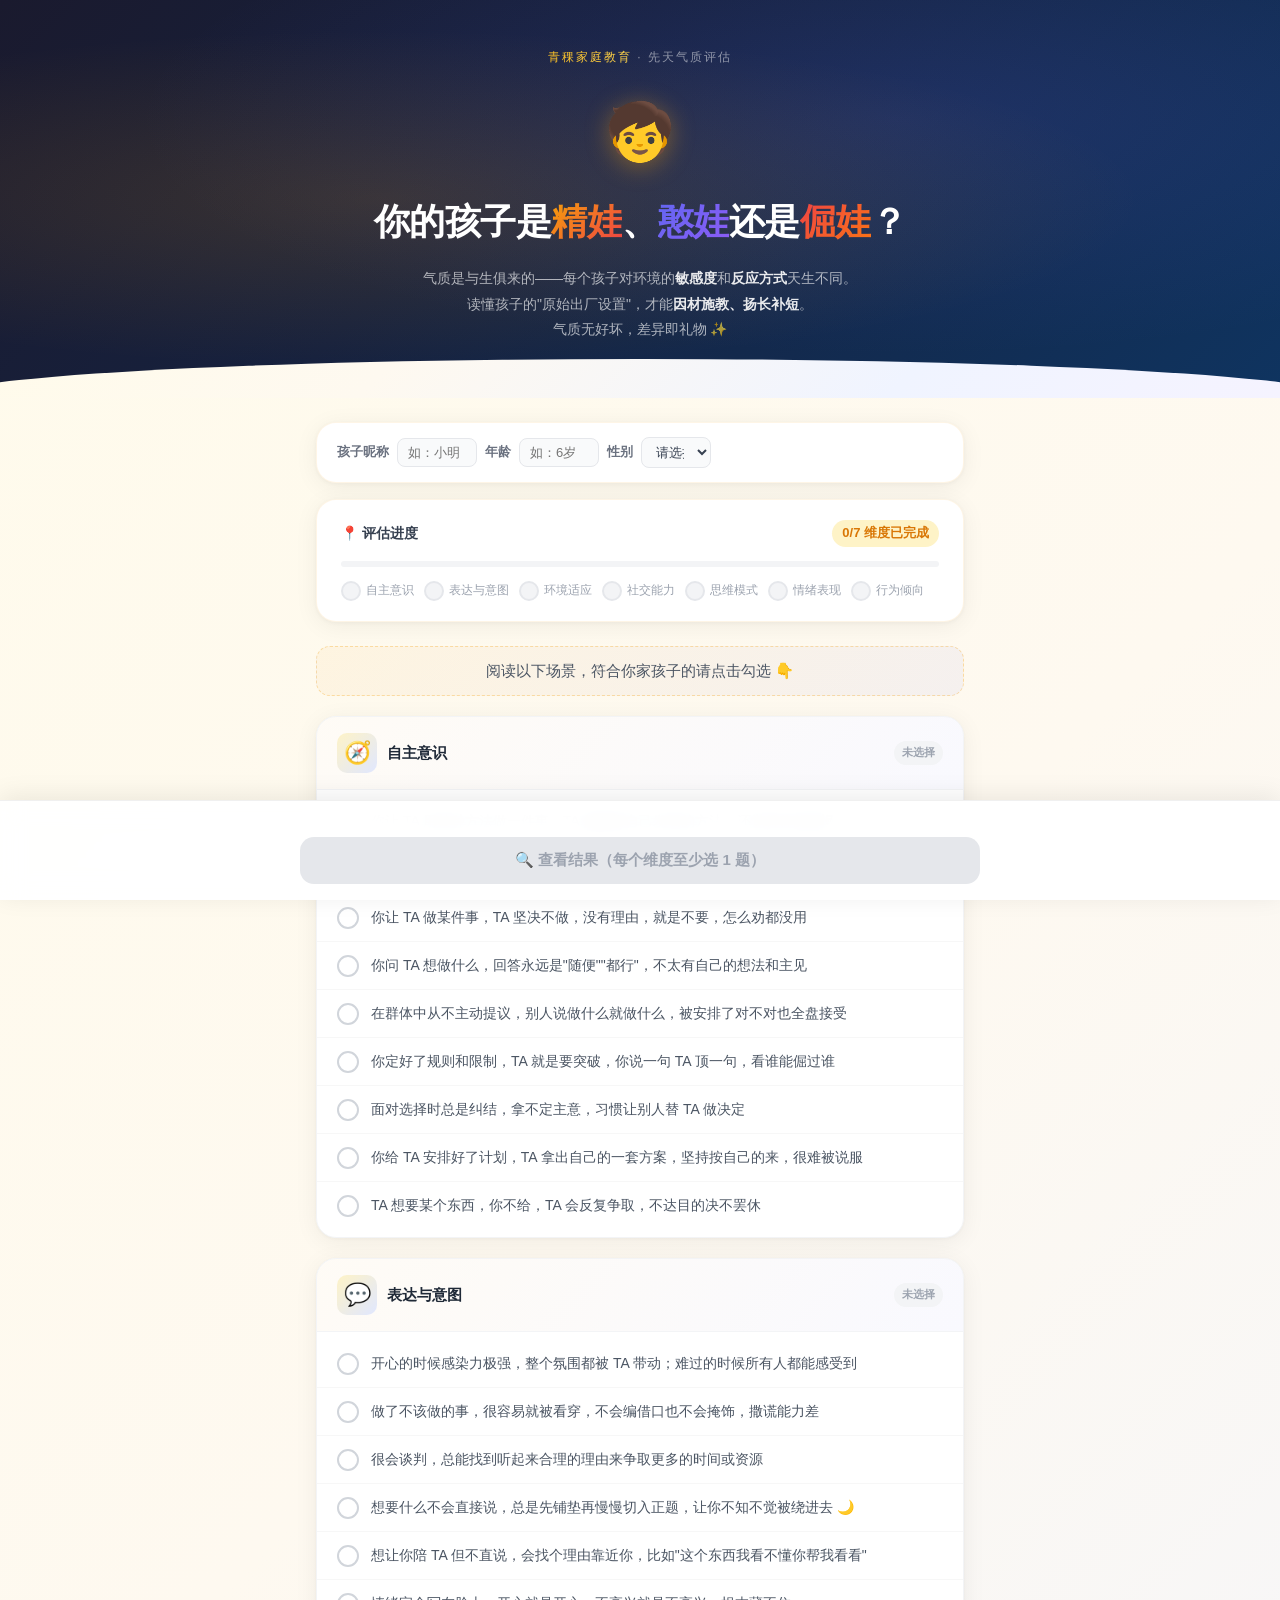
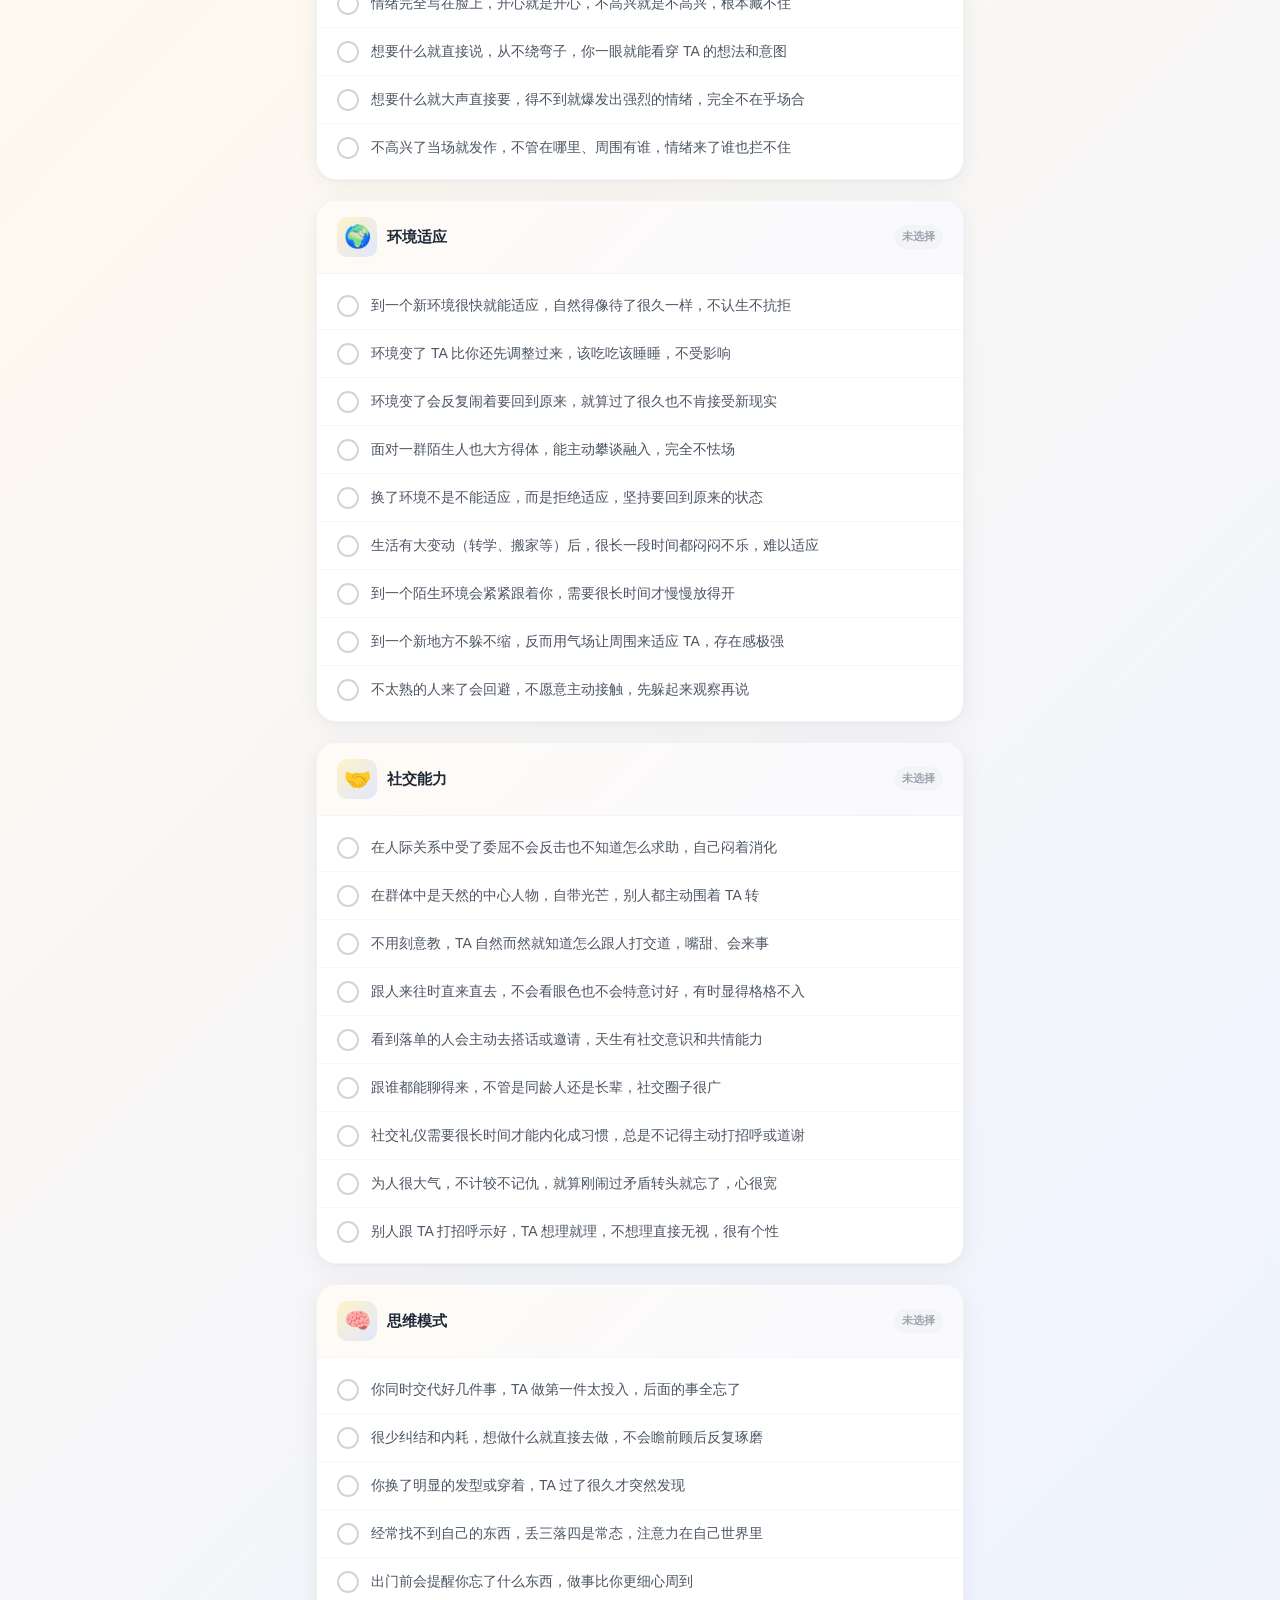
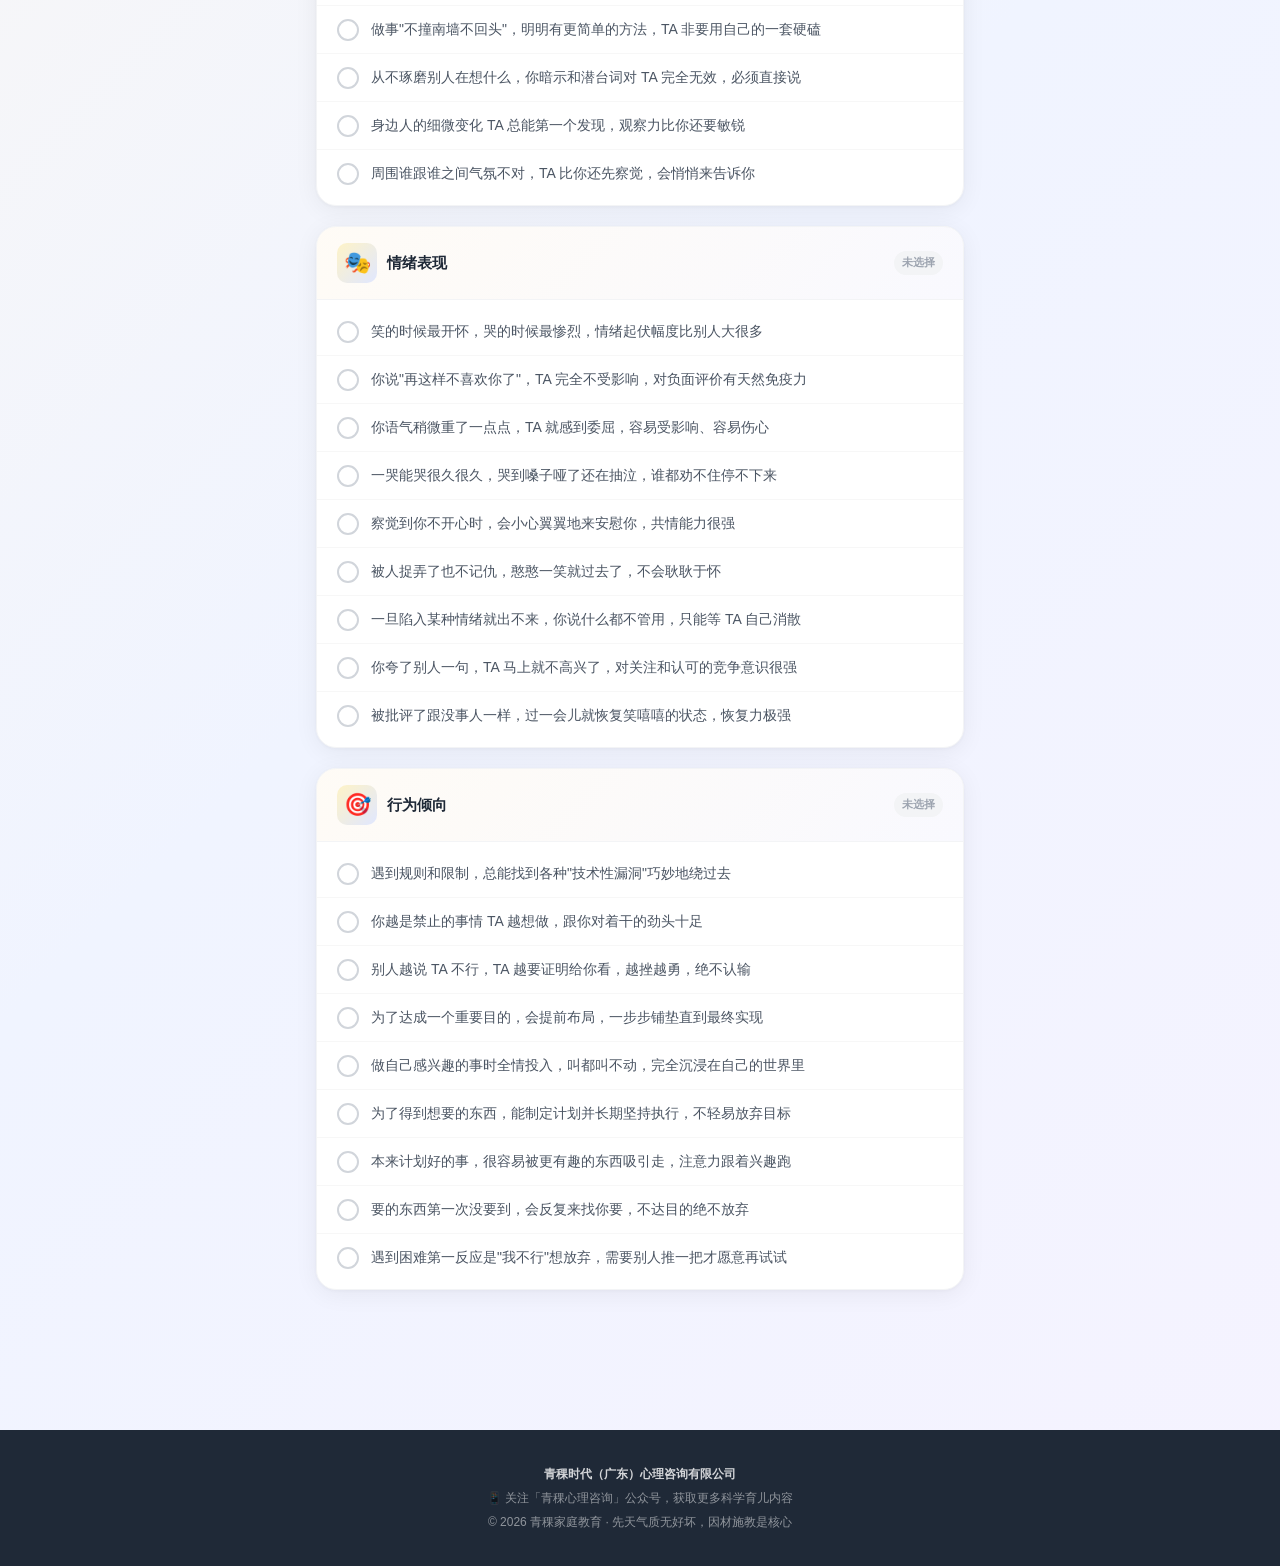
<file: index.html>
<!DOCTYPE html>
<html lang="zh-CN">
<head>
<script>
window.contextInfo = {"files":[],"materials":[],"crafts":[]};
// 处理锚点链接跳转（srcDoc iframe 中锚点链接默认行为不正确）
document.addEventListener('click', function(e) {
  var anchor = e.target.closest('a');
  if (anchor) {
    var href = anchor.getAttribute('href');
    if (href && href.startsWith('#')) {
      e.preventDefault();
      var targetId = href.slice(1);
      var target = document.getElementById(targetId);
      if (target) {
        target.scrollIntoView({ behavior: 'smooth' });
      }
    }
  }
});
</script>
<meta charset="UTF-8">
<meta name="viewport" content="width=device-width, initial-scale=1.0">
<title>精娃 vs 憨娃 vs 倔娃 — 先天气质评估 | 青稞家庭教育</title>
<style>
:root {
  --amber-50: #fffbeb;
  --amber-100: #fef3c7;
  --amber-200: #fde68a;
  --amber-300: #fcd34d;
  --amber-400: #fbbf24;
  --amber-500: #f59e0b;
  --amber-600: #d97706;
  --amber-700: #b45309;
  --indigo-50: #eef2ff;
  --indigo-100: #e0e7ff;
  --indigo-200: #c7d2fe;
  --indigo-300: #a5b4fc;
  --indigo-400: #818cf8;
  --indigo-500: #6366f1;
  --indigo-600: #4f46e5;
  --emerald-400: #34d399;
  --emerald-500: #10b981;
  --emerald-600: #059669;
  --gray-50: #f9fafb;
  --gray-100: #f3f4f6;
  --gray-200: #e5e7eb;
  --gray-300: #d1d5db;
  --gray-400: #9ca3af;
  --gray-500: #6b7280;
  --gray-600: #4b5563;
  --gray-700: #374151;
  --gray-800: #1f2937;
  --gray-900: #111827;
  --jing-color: #f59e0b;
  --jing-light: #fef3c7;
  --jing-gradient: linear-gradient(135deg, #f59e0b, #ef4444);
  --han-color: #6366f1;
  --han-light: #e0e7ff;
  --han-gradient: linear-gradient(135deg, #6366f1, #8b5cf6);
  --balanced-color: #10b981;
  --balanced-light: #d1fae5;
  --balanced-gradient: linear-gradient(135deg, #10b981, #06b6d4);
  --bg-gradient: linear-gradient(135deg, #fffbeb 0%, #fef9f0 30%, #f0f4ff 70%, #f5f3ff 100%);
  --card-shadow: 0 4px 24px rgba(0,0,0,0.06), 0 1px 4px rgba(0,0,0,0.04);
  --card-shadow-hover: 0 8px 32px rgba(0,0,0,0.10), 0 2px 8px rgba(0,0,0,0.06);
  --radius-lg: 20px;
  --radius-md: 14px;
  --radius-sm: 10px;
}

* { box-sizing: border-box; margin: 0; padding: 0; }

html { scroll-behavior: smooth; }

body {
  font-family: -apple-system, BlinkMacSystemFont, "PingFang SC", "Hiragino Sans GB", "Microsoft YaHei", "Helvetica Neue", Arial, sans-serif;
  background: var(--bg-gradient);
  min-height: 100vh;
  color: var(--gray-800);
  line-height: 1.6;
}

/* ===== BANNER ===== */
.banner {
  background: linear-gradient(135deg, #1a1a2e 0%, #16213e 40%, #0f3460 100%);
  padding: 48px 20px 56px;
  text-align: center;
  position: relative;
  overflow: hidden;
}
.banner::before {
  content: '';
  position: absolute; inset: 0;
  background: radial-gradient(ellipse at 30% 50%, rgba(245,158,11,0.15) 0%, transparent 60%),
              radial-gradient(ellipse at 70% 30%, rgba(99,102,241,0.15) 0%, transparent 60%);
}
.banner-brand {
  font-size: 12px;
  color: rgba(255,255,255,0.5);
  letter-spacing: 2px;
  text-transform: uppercase;
  margin-bottom: 20px;
  position: relative;
}
.banner-brand span {
  background: linear-gradient(90deg, var(--amber-400), var(--amber-300));
  -webkit-background-clip: text;
  -webkit-text-fill-color: transparent;
  background-clip: text;
}
.banner-icon {
  font-size: 56px;
  display: block;
  margin-bottom: 16px;
  animation: float 3s ease-in-out infinite;
  position: relative;
  filter: drop-shadow(0 4px 12px rgba(245,158,11,0.4));
}
@keyframes float {
  0%, 100% { transform: translateY(0); }
  50% { transform: translateY(-10px); }
}
.banner-title {
  font-size: clamp(24px, 6vw, 36px);
  font-weight: 800;
  color: #fff;
  margin-bottom: 16px;
  position: relative;
  letter-spacing: -0.5px;
}
.banner-title .highlight-jing {
  background: var(--jing-gradient);
  -webkit-background-clip: text;
  -webkit-text-fill-color: transparent;
  background-clip: text;
}
.banner-title .highlight-han {
  background: var(--han-gradient);
  -webkit-background-clip: text;
  -webkit-text-fill-color: transparent;
  background-clip: text;
}
.banner-title .highlight-jue {
  background: linear-gradient(135deg, #ef4444, #f97316);
  -webkit-background-clip: text;
  -webkit-text-fill-color: transparent;
  background-clip: text;
}
.banner-subtitle {
  font-size: 14px;
  color: rgba(255,255,255,0.65);
  max-width: 480px;
  margin: 0 auto;
  position: relative;
  line-height: 1.8;
}
.banner-subtitle strong {
  color: rgba(255,255,255,0.9);
}
.banner-wave {
  position: absolute;
  bottom: -1px; left: 0; right: 0;
  height: 40px;
  background: var(--bg-gradient);
  clip-path: ellipse(55% 100% at 50% 100%);
}

/* ===== MAIN CONTAINER ===== */
.container {
  max-width: 680px;
  margin: 0 auto;
  padding: 24px 16px 120px;
}

/* ===== BASIC INFO CARD ===== */
.info-card {
  background: #fff;
  border-radius: var(--radius-lg);
  padding: 14px 20px;
  margin-bottom: 16px;
  box-shadow: var(--card-shadow);
  border: 1px solid rgba(245,158,11,0.1);
}
.info-row {
  display: flex;
  align-items: center;
  gap: 8px;
  flex-wrap: wrap;
}
.info-row label {
  font-size: 13px;
  font-weight: 600;
  color: var(--gray-500);
  white-space: nowrap;
}
.info-row input, .info-row select {
  padding: 6px 10px;
  border: 1px solid var(--gray-200);
  border-radius: 8px;
  font-size: 13px;
  font-family: inherit;
  color: var(--gray-700);
  background: var(--gray-50);
  outline: none;
  transition: border-color 0.2s;
  min-width: 0;
}
.info-row input:focus, .info-row select:focus {
  border-color: var(--amber-300);
}
.info-row input { width: 80px; }
.info-row select { width: 70px; }

/* ===== PROGRESS TRACKER ===== */
.progress-tracker {
  background: #fff;
  border-radius: var(--radius-lg);
  padding: 20px 24px;
  margin-bottom: 24px;
  box-shadow: var(--card-shadow);
  border: 1px solid rgba(245,158,11,0.1);
}
.progress-header {
  display: flex;
  justify-content: space-between;
  align-items: center;
  margin-bottom: 14px;
}
.progress-label {
  font-size: 14px;
  font-weight: 600;
  color: var(--gray-700);
}
.progress-count {
  font-size: 13px;
  color: var(--amber-600);
  font-weight: 700;
  background: var(--amber-100);
  padding: 3px 10px;
  border-radius: 20px;
}
.progress-bar-bg {
  height: 6px;
  background: var(--gray-100);
  border-radius: 3px;
  margin-bottom: 14px;
  overflow: hidden;
}
.progress-bar-fill {
  height: 100%;
  background: linear-gradient(90deg, var(--amber-400), var(--amber-500));
  border-radius: 3px;
  transition: width 0.5s cubic-bezier(0.4, 0, 0.2, 1);
  width: 0%;
}
.progress-dots {
  display: flex;
  gap: 8px;
  flex-wrap: wrap;
}
.progress-dot {
  display: flex;
  align-items: center;
  gap: 5px;
  font-size: 11px;
  color: var(--gray-400);
  transition: color 0.3s;
}
.progress-dot.done { color: var(--amber-600); }
.progress-dot-circle {
  width: 20px; height: 20px;
  border-radius: 50%;
  background: var(--gray-100);
  border: 2px solid var(--gray-200);
  display: flex; align-items: center; justify-content: center;
  font-size: 10px;
  transition: all 0.4s cubic-bezier(0.34, 1.56, 0.64, 1);
}
.progress-dot.done .progress-dot-circle {
  background: linear-gradient(135deg, var(--amber-400), var(--amber-500));
  border-color: var(--amber-400);
  color: #fff;
  transform: scale(1.1);
}

/* ===== SECTION HINT ===== */
.section-hint {
  text-align: center;
  font-size: 15px;
  color: var(--gray-600);
  margin-bottom: 20px;
  padding: 12px 16px;
  background: linear-gradient(135deg, rgba(245,158,11,0.06), rgba(99,102,241,0.06));
  border-radius: var(--radius-md);
  border: 1px dashed rgba(245,158,11,0.3);
}

/* ===== DIMENSION CARDS ===== */
.dimension-card {
  background: #fff;
  border-radius: var(--radius-lg);
  padding: 0;
  margin-bottom: 20px;
  box-shadow: var(--card-shadow);
  border: 1px solid var(--gray-100);
  overflow: hidden;
  transition: box-shadow 0.3s, transform 0.3s;
  animation: cardIn 0.5s ease both;
}
.dimension-card:hover {
  box-shadow: var(--card-shadow-hover);
  transform: translateY(-2px);
}
@keyframes cardIn {
  from { opacity: 0; transform: translateY(20px); }
  to { opacity: 1; transform: translateY(0); }
}
.dimension-card:nth-child(1) { animation-delay: 0.05s; }
.dimension-card:nth-child(2) { animation-delay: 0.10s; }
.dimension-card:nth-child(3) { animation-delay: 0.15s; }
.dimension-card:nth-child(4) { animation-delay: 0.20s; }
.dimension-card:nth-child(5) { animation-delay: 0.25s; }
.dimension-card:nth-child(6) { animation-delay: 0.30s; }
.dimension-card:nth-child(7) { animation-delay: 0.35s; }

.dimension-header {
  padding: 16px 20px;
  display: flex;
  align-items: center;
  gap: 10px;
  border-bottom: 1px solid var(--gray-100);
  background: linear-gradient(135deg, rgba(245,158,11,0.04), rgba(99,102,241,0.04));
}
.dimension-icon {
  font-size: 22px;
  width: 40px; height: 40px;
  background: linear-gradient(135deg, var(--amber-100), var(--indigo-100));
  border-radius: 10px;
  display: flex; align-items: center; justify-content: center;
  flex-shrink: 0;
}
.dimension-name {
  font-size: 15px;
  font-weight: 700;
  color: var(--gray-800);
}
.dimension-badge {
  margin-left: auto;
  font-size: 11px;
  padding: 3px 8px;
  border-radius: 20px;
  font-weight: 600;
  background: var(--gray-100);
  color: var(--gray-400);
  transition: all 0.3s;
  white-space: nowrap;
}
.dimension-badge.has-selection {
  background: var(--amber-100);
  color: var(--amber-700);
}

.features-list {
  padding: 8px 0;
}

/* ===== FEATURE ITEM ===== */
.feature-item {
  display: flex;
  align-items: flex-start;
  gap: 12px;
  padding: 12px 20px;
  cursor: pointer;
  position: relative;
  overflow: hidden;
  transition: background 0.2s;
  border-bottom: 1px solid rgba(0,0,0,0.03);
}
.feature-item:last-child { border-bottom: none; }
.feature-item::before {
  content: '';
  position: absolute;
  bottom: 0; left: 0; right: 0;
  height: 0%;
  background: linear-gradient(180deg, transparent, rgba(245,158,11,0.06));
  transition: height 0.4s cubic-bezier(0.4, 0, 0.2, 1);
  z-index: 0;
}
.feature-item.selected::before { height: 100%; }
.feature-item:hover { background: rgba(245,158,11,0.03); }

.feature-checkbox {
  width: 22px; height: 22px;
  border-radius: 50%;
  border: 2px solid var(--gray-300);
  display: flex; align-items: center; justify-content: center;
  flex-shrink: 0;
  margin-top: 1px;
  transition: all 0.3s cubic-bezier(0.34, 1.56, 0.64, 1);
  position: relative;
  z-index: 1;
  background: #fff;
}
.feature-item.selected .feature-checkbox {
  background: linear-gradient(135deg, var(--amber-400), var(--amber-500));
  border-color: var(--amber-400);
  transform: scale(1.15);
  box-shadow: 0 2px 8px rgba(245,158,11,0.4);
}
.feature-checkbox svg {
  width: 12px; height: 12px;
  opacity: 0;
  transform: scale(0);
  transition: all 0.2s 0.05s;
}
.feature-item.selected .feature-checkbox svg {
  opacity: 1;
  transform: scale(1);
}

.feature-text {
  font-size: 14px;
  color: var(--gray-600);
  line-height: 1.6;
  position: relative;
  z-index: 1;
  transition: color 0.3s;
  flex: 1;
}
.feature-item.selected .feature-text {
  color: var(--gray-800);
}

/* ===== PARTICLE ===== */
.particle {
  position: fixed;
  pointer-events: none;
  border-radius: 50%;
  z-index: 9999;
  animation: particleFly 0.8s ease-out forwards;
}
@keyframes particleFly {
  0% { opacity: 1; transform: translate(0, 0) scale(1); }
  100% { opacity: 0; transform: translate(var(--tx), var(--ty)) scale(0); }
}

/* ===== STICKY BOTTOM BAR ===== */
.sticky-bar {
  position: fixed;
  bottom: 0; left: 0; right: 0;
  background: rgba(255,255,255,0.95);
  backdrop-filter: blur(12px);
  -webkit-backdrop-filter: blur(12px);
  border-top: 1px solid rgba(0,0,0,0.06);
  padding: 12px 16px 16px;
  z-index: 100;
  box-shadow: 0 -4px 24px rgba(0,0,0,0.08);
}
.sticky-bar-inner {
  max-width: 680px;
  margin: 0 auto;
  display: flex;
  flex-direction: column;
  gap: 8px;
}
.sticky-hint {
  font-size: 12px;
  color: var(--gray-500);
  text-align: center;
  min-height: 16px;
}
.sticky-hint .missing {
  color: var(--amber-600);
  font-weight: 600;
}
.sticky-buttons {
  display: flex;
  gap: 10px;
}
.btn-primary {
  flex: 1;
  padding: 14px 20px;
  border: none;
  border-radius: var(--radius-md);
  font-size: 15px;
  font-weight: 700;
  cursor: pointer;
  transition: all 0.3s cubic-bezier(0.34, 1.56, 0.64, 1);
  position: relative;
  overflow: hidden;
}
.btn-primary:disabled {
  background: var(--gray-200);
  color: var(--gray-400);
  cursor: not-allowed;
  transform: none;
  box-shadow: none;
}
.btn-primary:not(:disabled) {
  background: linear-gradient(135deg, var(--amber-400), var(--amber-600));
  color: #fff;
  box-shadow: 0 4px 16px rgba(245,158,11,0.4);
}
.btn-primary:not(:disabled):hover {
  transform: translateY(-2px);
  box-shadow: 0 8px 24px rgba(245,158,11,0.5);
}
.btn-primary:not(:disabled):active {
  transform: translateY(0);
}
.btn-secondary {
  padding: 14px 20px;
  border: 2px solid var(--gray-200);
  border-radius: var(--radius-md);
  font-size: 14px;
  font-weight: 600;
  cursor: pointer;
  background: #fff;
  color: var(--gray-600);
  transition: all 0.2s;
  white-space: nowrap;
}
.btn-secondary:hover {
  border-color: var(--amber-300);
  color: var(--amber-600);
  background: var(--amber-50);
}

/* ===== RESULT SECTION ===== */
.result-section {
  display: none;
  animation: resultIn 0.6s ease both;
}
.result-section.visible { display: block; }
@keyframes resultIn {
  from { opacity: 0; transform: translateY(30px); }
  to { opacity: 1; transform: translateY(0); }
}

/* Score Card */
.score-card {
  background: #fff;
  border-radius: var(--radius-lg);
  padding: 32px 24px;
  margin-bottom: 20px;
  box-shadow: var(--card-shadow);
  text-align: center;
  position: relative;
  overflow: hidden;
}
.score-card::before {
  content: '';
  position: absolute;
  top: -40px; right: -40px;
  width: 160px; height: 160px;
  border-radius: 50%;
  opacity: 0.08;
}
.score-card.type-jing::before,
.score-card.type-jing-lean::before { background: var(--jing-gradient); }
.score-card.type-han::before,
.score-card.type-han-lean::before { background: var(--han-gradient); }

.score-label-top {
  font-size: 12px;
  color: var(--gray-400);
  letter-spacing: 1px;
  margin-bottom: 8px;
}
.score-number {
  font-size: 80px;
  font-weight: 900;
  line-height: 1;
  margin-bottom: 4px;
  transition: all 0.1s;
}
.score-card.type-jing .score-number { color: var(--amber-500); }
.score-card.type-han .score-number { color: var(--indigo-500); }
.score-card.type-balanced .score-number { color: var(--emerald-500); }
.score-card.type-jing-lean .score-number { color: #fb923c; }
.score-card.type-han-lean .score-number { color: #818cf8; }

.score-type-badge {
  display: inline-flex;
  align-items: center;
  gap: 6px;
  padding: 6px 16px;
  border-radius: 20px;
  font-size: 15px;
  font-weight: 700;
  margin-bottom: 12px;
}
.type-jing .score-type-badge { background: var(--amber-100); color: var(--amber-700); }
.type-han .score-type-badge { background: var(--indigo-100); color: var(--indigo-700); }
.type-balanced .score-type-badge { background: var(--balanced-light); color: var(--emerald-700); }
.type-jing-lean .score-type-badge { background: #ffedd5; color: #c2410c; }
.type-han-lean .score-type-badge { background: #e0e7ff; color: #4338ca; }

.score-desc {
  font-size: 14px;
  color: var(--gray-600);
  line-height: 1.7;
  max-width: 400px;
  margin: 0 auto 24px;
}

/* Ternary Ring 三角环形图 */
.ternary-ring-wrap { position: relative; width: 160px; height: 160px; margin: 0 auto 16px; }
.ternary-ring-svg { width: 160px; height: 160px; transform: rotate(-90deg); }
.ternary-ring-svg circle { transition: stroke-dasharray 1s cubic-bezier(0.4, 0, 0.2, 1), stroke-dashoffset 1s cubic-bezier(0.4, 0, 0.2, 1); }
.ternary-ring-center { position: absolute; top: 50%; left: 50%; transform: translate(-50%, -50%); text-align: center; }
.ternary-ring-center .score-number { font-size: 36px; font-weight: 900; margin: 0; }

/* Ternary Bars 三角谱系 */
.ternary-wrap { margin: 20px 0; }
.ternary-bar-row { display: flex; align-items: center; gap: 10px; margin-bottom: 10px; }
.ternary-label { font-size: 13px; font-weight: 700; width: 60px; flex-shrink: 0; text-align: right; }
.ternary-label.jing-label { color: var(--amber-600); }
.ternary-label.han-label { color: var(--indigo-500); }
.ternary-label.jue-label { color: #dc2626; }
.ternary-track { flex: 1; height: 14px; background: #f3f4f6; border-radius: 7px; overflow: hidden; }
.ternary-fill { height: 100%; border-radius: 7px; transition: width 0.8s cubic-bezier(0.34, 1.56, 0.64, 1); width: 0%; }
.ternary-fill.jing-fill { background: linear-gradient(90deg, #fbbf24, #f59e0b); }
.ternary-fill.han-fill { background: linear-gradient(90deg, #818cf8, #6366f1); }
.ternary-fill.jue-fill { background: linear-gradient(90deg, #f87171, #ef4444); }
.ternary-pct { font-size: 14px; font-weight: 800; width: 44px; flex-shrink: 0; color: var(--gray-700); }

/* Spectrum Bar */
.spectrum-wrap {
  margin: 0 0 12px;
}
.spectrum-bar-container {
  position: relative;
  height: 12px;
  border-radius: 6px;
  background: linear-gradient(90deg, var(--indigo-400), #a78bfa, var(--emerald-400), #fb923c, var(--amber-500));
  margin-bottom: 8px;
  overflow: visible;
}
.spectrum-indicator {
  position: absolute;
  top: 50%;
  transform: translate(-50%, -50%);
  width: 22px; height: 22px;
  background: #fff;
  border-radius: 50%;
  border: 3px solid var(--amber-500);
  box-shadow: 0 2px 8px rgba(0,0,0,0.2);
  transition: left 1s cubic-bezier(0.34, 1.56, 0.64, 1);
  z-index: 2;
}
.spectrum-labels {
  display: flex;
  justify-content: space-between;
  font-size: 12px;
  color: var(--gray-500);
}
.spectrum-labels .left { color: var(--indigo-500); font-weight: 600; }
.spectrum-labels .right { color: var(--amber-600); font-weight: 600; }

.score-stats {
  font-size: 12px;
  color: var(--gray-400);
  margin-top: 8px;
}
.score-stats .jing-count { color: var(--amber-600); font-weight: 600; }
.score-stats .han-count { color: var(--indigo-500); font-weight: 600; }
.score-stats .jue-count { color: #dc2626; font-weight: 600; }

/* Selected Features Review */
.result-card {
  background: #fff;
  border-radius: var(--radius-lg);
  padding: 24px;
  margin-bottom: 20px;
  box-shadow: var(--card-shadow);
}
.result-card-title {
  font-size: 16px;
  font-weight: 700;
  color: var(--gray-800);
  margin-bottom: 16px;
  display: flex;
  align-items: center;
  gap: 8px;
}
.review-dimension {
  margin-bottom: 16px;
}
.review-dim-name {
  font-size: 13px;
  font-weight: 600;
  color: var(--gray-500);
  margin-bottom: 8px;
  display: flex;
  align-items: center;
  gap: 6px;
}
.review-feature {
  display: flex;
  align-items: flex-start;
  gap: 8px;
  padding: 8px 12px;
  border-radius: var(--radius-sm);
  margin-bottom: 6px;
  font-size: 13px;
  line-height: 1.5;
}
.review-feature.jing {
  background: linear-gradient(135deg, rgba(245,158,11,0.08), rgba(251,146,60,0.08));
  color: var(--gray-700);
  border-left: 3px solid var(--amber-400);
}
.review-feature.han {
  background: linear-gradient(135deg, rgba(99,102,241,0.08), rgba(139,92,246,0.08));
  color: var(--gray-700);
  border-left: 3px solid var(--indigo-400);
}
.review-feature-tag {
  font-size: 10px;
  font-weight: 700;
  padding: 2px 6px;
  border-radius: 4px;
  flex-shrink: 0;
  margin-top: 1px;
}
.review-feature.jing .review-feature-tag { background: var(--amber-200); color: var(--amber-800); }
.review-feature.han .review-feature-tag { background: var(--indigo-200); color: var(--indigo-800); }

/* Dimension Analysis */
.dim-analysis-item {
  margin-bottom: 14px;
  opacity: 0;
  transform: translateX(-20px);
  transition: all 0.5s ease;
}
.dim-analysis-item.visible {
  opacity: 1;
  transform: translateX(0);
}
.dim-analysis-header {
  display: flex;
  justify-content: space-between;
  align-items: center;
  margin-bottom: 6px;
}
.dim-analysis-name {
  font-size: 13px;
  font-weight: 600;
  color: var(--gray-700);
}
.dim-analysis-pct {
  font-size: 12px;
  font-weight: 700;
  color: var(--gray-500);
}
.dim-bar-bg {
  height: 8px;
  background: var(--gray-100);
  border-radius: 4px;
  overflow: hidden;
}
.dim-bar-fill {
  height: 100%;
  border-radius: 4px;
  background: linear-gradient(90deg, var(--indigo-400), var(--emerald-400), var(--amber-500));
  transition: width 0.8s cubic-bezier(0.4, 0, 0.2, 1);
  width: 0%;
}

/* Advice Cards */
.advice-card {
  background: linear-gradient(135deg, #fff 0%, rgba(245,158,11,0.02) 100%);
  border-radius: var(--radius-lg);
  padding: 20px;
  margin-bottom: 12px;
  box-shadow: var(--card-shadow);
  border: 1px solid rgba(245,158,11,0.1);
}
.advice-card-title {
  font-size: 15px;
  font-weight: 700;
  color: var(--gray-800);
  margin-bottom: 12px;
  display: flex;
  align-items: center;
  gap: 8px;
}
.advice-card-title .advice-icon {
  width: 32px; height: 32px;
  border-radius: 8px;
  display: flex; align-items: center; justify-content: center;
  font-size: 16px;
  flex-shrink: 0;
}
.advice-card.jing-advice .advice-icon { background: var(--amber-100); }
.advice-card.han-advice .advice-icon { background: var(--indigo-100); }
.advice-card.general-advice .advice-icon { background: var(--balanced-light); }
.advice-list {
  list-style: none;
  display: flex;
  flex-direction: column;
  gap: 8px;
}
.advice-list li {
  font-size: 13px;
  color: var(--gray-600);
  line-height: 1.6;
  padding-left: 20px;
  position: relative;
}
.advice-list li::before {
  content: '▸';
  position: absolute;
  left: 0;
  color: var(--amber-400);
  font-size: 12px;
}
.advice-card.han-advice .advice-list li::before { color: var(--indigo-400); }
.advice-card.general-advice .advice-list li::before { color: var(--emerald-500); }

/* Consult Card */
.consult-card {
  background: linear-gradient(135deg, #1a1a2e, #16213e);
  border-radius: var(--radius-lg);
  padding: 28px 24px;
  margin-bottom: 20px;
  color: #fff;
  text-align: center;
  position: relative;
  overflow: hidden;
}
.consult-card::before {
  content: '';
  position: absolute; inset: 0;
  background: radial-gradient(ellipse at 30% 50%, rgba(245,158,11,0.12) 0%, transparent 60%),
              radial-gradient(ellipse at 70% 30%, rgba(99,102,241,0.12) 0%, transparent 60%);
}
.consult-card > * { position: relative; }
.consult-title {
  font-size: 18px;
  font-weight: 800;
  margin-bottom: 6px;
  background: linear-gradient(90deg, var(--amber-300), var(--amber-400));
  -webkit-background-clip: text;
  -webkit-text-fill-color: transparent;
  background-clip: text;
}
.consult-subtitle {
  font-size: 12px;
  color: rgba(255,255,255,0.5);
  margin-bottom: 20px;
  line-height: 1.6;
}
.consult-qr {
  width: 120px; height: 120px;
  background: rgba(255,255,255,0.08);
  border-radius: 12px;
  margin: 0 auto 12px;
  display: flex;
  flex-direction: column;
  align-items: center;
  justify-content: center;
  border: 1px dashed rgba(255,255,255,0.2);
  gap: 6px;
}
.consult-qr-icon { font-size: 36px; }
.consult-qr-text { font-size: 11px; color: rgba(255,255,255,0.4); }
.consult-teacher {
  font-size: 14px;
  color: rgba(255,255,255,0.8);
  margin-bottom: 8px;
}
.consult-teacher strong {
  color: var(--amber-300);
}
.consult-note {
  font-size: 12px;
  color: rgba(255,255,255,0.4);
  background: rgba(255,255,255,0.05);
  padding: 6px 14px;
  border-radius: 20px;
  display: inline-block;
}

/* Result Action Buttons */
.result-actions {
  display: flex;
  gap: 12px;
  margin-bottom: 20px;
}
.btn-download {
  flex: 1;
  padding: 14px;
  background: linear-gradient(135deg, var(--amber-400), var(--amber-600));
  color: #fff;
  border: none;
  border-radius: var(--radius-md);
  font-size: 14px;
  font-weight: 700;
  cursor: pointer;
  transition: all 0.3s;
  box-shadow: 0 4px 16px rgba(245,158,11,0.3);
}
.btn-download:hover { transform: translateY(-2px); box-shadow: 0 8px 24px rgba(245,158,11,0.4); }
.btn-reset {
  flex: 1;
  padding: 14px;
  background: #fff;
  color: var(--gray-600);
  border: 2px solid var(--gray-200);
  border-radius: var(--radius-md);
  font-size: 14px;
  font-weight: 700;
  cursor: pointer;
  transition: all 0.3s;
}
.btn-reset:hover { border-color: var(--indigo-300); color: var(--indigo-600); background: var(--indigo-50); }

/* ===== FOOTER ===== */
.footer {
  background: var(--gray-800);
  color: rgba(255,255,255,0.5);
  text-align: center;
  padding: 32px 20px;
  font-size: 12px;
  line-height: 2;
}
.footer strong { color: rgba(255,255,255,0.8); }

/* ===== REPORT VIEW (YouMind 设计) ===== */
.report-view .banner,
.report-view .sticky-bar,
.report-view .info-card,
.report-view .progress-tracker,
.report-view .section-hint,
.report-view .dimension-card,
.report-view .footer { display: none !important; }

.report-view { background: #fffdf9; }

.report-view .container { max-width: 780px; padding: 32px 24px 60px; margin: 0 auto; }

.report-view .result-section { display: block !important; }

.report-view .result-actions {
  position: fixed; bottom: 16px; left: 16px; right: 16px;
  z-index: 999; max-width: 400px; margin: 0 auto;
}
.report-view .result-actions .btn-download,
.report-view .result-actions .btn-preview,
.report-view .result-actions .btn-reset { display: none !important; }
.report-view .result-actions .btn-exit-preview { display: block !important; flex: none; width: 100%; }

/* Report layout */
.report-header { text-align: center; padding-bottom: 28px; margin-bottom: 28px; }
.header-deco-line { height: 3px; background: linear-gradient(90deg, transparent, var(--amber-300), var(--amber-500), var(--amber-300), transparent); border-radius: 2px; margin-bottom: 28px; }
.header-org { font-size: 12px; color: #a8a29e; letter-spacing: 0.08em; text-transform: uppercase; margin-bottom: 12px; }
.header-main-title { font-size: 26px; font-weight: 900; color: var(--amber-700); letter-spacing: -0.02em; margin-bottom: 6px; }
.header-sub-title { font-size: 14px; color: #a8a29e; font-weight: 500; margin-bottom: 14px; }
.header-sub-title .indigo { color: var(--indigo-500); font-weight: 700; }
.header-sub-title .amber { color: var(--amber-600); font-weight: 700; }
.header-date { display: inline-flex; align-items: center; gap: 6px; font-size: 13px; color: #a8a29e; background: #faf8f5; border: 1px solid #e7e5e4; padding: 5px 14px; border-radius: 20px; }
.header-bottom-line { height: 1px; background: linear-gradient(90deg, transparent, var(--amber-200), transparent); margin-top: 28px; }

/* Report section cards */
.rpt-section { background: #fff; border: 1px solid #e7e5e4; border-top: 3px solid var(--amber-200); border-radius: 20px; margin-bottom: 16px; box-shadow: 0 2px 12px rgba(0,0,0,0.04); overflow: hidden; }
.rpt-section-inner { padding: 28px; }
.rpt-section-title { font-size: 16px; font-weight: 800; color: #292524; margin-bottom: 4px; }
.rpt-section-subtitle { font-size: 12px; color: #a8a29e; margin-bottom: 20px; }

/* Score card */
.rpt-score-card { background: #fff; border: 1px solid #e7e5e4; border-top: 3px solid var(--indigo-400); border-radius: 20px; margin-bottom: 16px; box-shadow: 0 2px 12px rgba(0,0,0,0.04); overflow: hidden; }
.rpt-score-inner { padding: 36px 28px 28px; text-align: center; }
.rpt-score-label { font-size: 12px; color: #a8a29e; letter-spacing: 0.05em; margin-bottom: 20px; }

.rpt-ring-wrap { position: relative; width: 160px; height: 160px; margin: 0 auto 20px; }
.rpt-ring-svg { width: 160px; height: 160px; transform: rotate(-90deg); }
.rpt-ring-bg { fill: none; stroke: var(--indigo-100); stroke-width: 12; }
.rpt-ring-fill { fill: none; stroke: url(#rptGradient); stroke-width: 12; stroke-linecap: round; stroke-dasharray: 408.41; transition: stroke-dashoffset 1.2s ease; }
.rpt-ring-center { position: absolute; top: 50%; left: 50%; transform: translate(-50%, -50%); text-align: center; }
.rpt-ring-num { font-size: 52px; font-weight: 900; line-height: 1; }
.rpt-ring-max { font-size: 13px; color: #a8a29e; margin-top: 2px; }

.rpt-badge { display: inline-flex; align-items: center; gap: 6px; padding: 8px 20px; border: 1.5px solid var(--indigo-100); border-radius: 24px; font-size: 15px; font-weight: 800; margin-bottom: 14px; }
.rpt-badge.jing { background: var(--amber-50); color: var(--amber-700); border-color: var(--amber-200); }
.rpt-badge.han { background: var(--indigo-50); color: var(--indigo-600); border-color: var(--indigo-100); }
.rpt-badge.jue { background: #fef2f2; color: #dc2626; border-color: #fecaca; }
.rpt-score-desc { font-size: 14px; color: #57534e; line-height: 1.7; max-width: 480px; margin: 0 auto 24px; }
.rpt-score-num.jing { color: var(--amber-500); }
.rpt-score-num.han { color: var(--indigo-500); }

/* Spectrum */
.rpt-spectrum { background: #faf8f5; border: 1px solid #f5f5f4; border-radius: 12px; padding: 16px 20px; margin-bottom: 16px; }
.rpt-spec-labels { display: flex; justify-content: space-between; font-size: 12px; margin-bottom: 10px; }
.rpt-spec-labels .left { color: var(--indigo-500); font-weight: 600; }
.rpt-spec-labels .right { color: var(--amber-600); font-weight: 600; }
.rpt-spec-track-wrap { position: relative; padding-top: 28px; }
.rpt-spec-track { height: 10px; background: linear-gradient(90deg, var(--indigo-100), var(--amber-100)); border-radius: 5px; position: relative; }
.rpt-spec-marker { position: absolute; top: 50%; transform: translate(-50%, -50%); width: 18px; height: 18px; background: #fff; border: 3px solid var(--indigo-500); border-radius: 50%; box-shadow: 0 2px 6px rgba(99,102,241,0.4); }
.rpt-spec-marker-label { position: absolute; top: -26px; transform: translateX(-50%); font-size: 11px; font-weight: 700; white-space: nowrap; background: var(--indigo-50); padding: 2px 8px; border-radius: 10px; border: 1px solid var(--indigo-100); }
.rpt-score-meta { font-size: 12px; color: #a8a29e; text-align: center; }
.rpt-score-meta .amber { color: var(--amber-600); font-weight: 600; }
.rpt-score-meta .indigo { color: var(--indigo-500); font-weight: 600; }

/* Choices */
.rpt-dim-group { margin-bottom: 18px; }
.rpt-dim-group:last-child { margin-bottom: 0; }
.rpt-dim-name { font-size: 13px; font-weight: 700; color: #292524; margin-bottom: 8px; padding-bottom: 6px; border-bottom: 1px solid #f5f5f4; }
.rpt-choice { display: flex; align-items: flex-start; gap: 10px; padding: 8px 12px; border-radius: 8px; margin-bottom: 6px; font-size: 13px; line-height: 1.6; }
.rpt-choice:last-child { margin-bottom: 0; }
.rpt-choice.jingwa { background: rgba(245,158,11,0.07); border-left: 3px solid var(--amber-400); }
.rpt-choice.hanwa { background: rgba(99,102,241,0.07); border-left: 3px solid var(--indigo-400); }
.rpt-choice.juewa { background: rgba(239,68,68,0.07); border-left: 3px solid #ef4444; }
.rpt-choice-tag { display: inline-flex; align-items: center; padding: 2px 9px; border-radius: 6px; font-size: 11px; font-weight: 800; flex-shrink: 0; margin-top: 2px; }
.rpt-choice-tag.jingwa { background: var(--amber-100); color: var(--amber-700); border: 1px solid var(--amber-200); }
.rpt-choice-tag.hanwa { background: var(--indigo-100); color: var(--indigo-600); border: 1px solid var(--indigo-100); }
.rpt-choice-tag.juewa { background: #fef2f2; color: #dc2626; border: 1px solid #fecaca; }

/* Dim bars */
.rpt-dim-row { margin-bottom: 16px; }
.rpt-dim-row:last-child { margin-bottom: 0; }
.rpt-dim-header { display: flex; justify-content: space-between; align-items: center; margin-bottom: 6px; }
.rpt-dim-label { font-size: 13px; font-weight: 600; color: #292524; }
.rpt-dim-pct { font-size: 12px; font-weight: 700; color: #a8a29e; }
.rpt-dim-pct.high-amber { color: var(--amber-600); }
.rpt-dim-track { height: 10px; background: var(--indigo-50); border-radius: 5px; position: relative; overflow: hidden; }
.rpt-dim-fill { height: 100%; border-radius: 5px; background: linear-gradient(90deg, var(--indigo-400), var(--amber-400)); transition: width 0.8s ease; }
.rpt-dim-dot { position: absolute; right: 0; top: 50%; transform: translateY(-50%); width: 10px; height: 10px; background: #fff; border-radius: 50%; border: 2.5px solid var(--amber-500); }

/* Advice grid */
.rpt-advice-grid { display: grid; grid-template-columns: 1fr 1fr 1fr; gap: 14px; margin-top: 4px; }
@media (max-width: 600px) { .rpt-advice-grid { grid-template-columns: 1fr; } }
.rpt-advice-card { background: #faf8f5; border: 1px solid #e7e5e4; border-radius: 16px; padding: 20px 18px; }
.rpt-advice-card.indigo-tint { background: rgba(99,102,241,0.04); border-color: rgba(99,102,241,0.18); }
.rpt-advice-card.amber-tint { background: rgba(245,158,11,0.04); border-color: rgba(245,158,11,0.22); }
.rpt-advice-icon { font-size: 22px; margin-bottom: 8px; display: block; }
.rpt-advice-title { font-size: 13px; font-weight: 800; color: #292524; margin-bottom: 12px; line-height: 1.4; }
.rpt-advice-list { list-style: none; padding: 0; }
.rpt-advice-list li { font-size: 12px; color: #57534e; line-height: 1.65; padding: 5px 0 5px 14px; position: relative; border-bottom: 1px solid rgba(0,0,0,0.04); }
.rpt-advice-list li:last-child { border-bottom: none; padding-bottom: 0; }
.rpt-advice-list li::before { content: ''; position: absolute; left: 0; top: 12px; width: 5px; height: 5px; border-radius: 50%; }
.rpt-advice-card.indigo-tint .rpt-advice-list li::before { background: var(--indigo-400); }
.rpt-advice-card.amber-tint .rpt-advice-list li::before { background: var(--amber-500); }

/* Consult */
.rpt-consult { background: #fff; border: 2px solid var(--amber-200); border-radius: 20px; margin-bottom: 16px; box-shadow: 0 2px 16px rgba(217,119,6,0.1); overflow: hidden; }
.rpt-consult-deco { height: 4px; background: linear-gradient(90deg, var(--amber-300), var(--amber-500), var(--amber-300)); }
.rpt-consult-inner { padding: 32px 28px; text-align: center; }
.rpt-consult-title { font-size: 20px; font-weight: 900; color: var(--amber-700); margin-bottom: 6px; }
.rpt-consult-sub { font-size: 12px; color: #a8a29e; margin-bottom: 24px; }
.rpt-consult-qr { width: 120px; height: 120px; margin: 0 auto 16px; background: #faf8f5; border: 1.5px solid #e7e5e4; border-radius: 12px; display: flex; align-items: center; justify-content: center; overflow: hidden; }
.rpt-consult-qr img { width: 120px; height: 120px; }
.rpt-consult-teacher { font-size: 15px; color: #292524; margin-bottom: 10px; }
.rpt-consult-teacher strong { color: var(--amber-600); font-weight: 800; }
.rpt-consult-note { display: inline-block; font-size: 12px; color: #a8a29e; background: #faf8f5; border: 1px solid #e7e5e4; padding: 6px 16px; border-radius: 20px; }

/* Footer */
.rpt-footer { text-align: center; padding: 20px 0 8px; }
.rpt-footer-divider { height: 1px; background: linear-gradient(90deg, transparent, #e7e5e4, transparent); margin-bottom: 16px; }
.rpt-footer p { font-size: 12px; color: #a8a29e; line-height: 1.8; }

/* SVG gradient */
.rpt-svg-defs { position: absolute; width: 0; height: 0; }


/* Preview & download buttons */
.btn-preview {
  padding: 14px;
  background: #fff;
  color: var(--amber-600);
  border: 2px solid var(--amber-300);
  border-radius: var(--radius-md);
  font-size: 14px; font-weight: 700; cursor: pointer;
  transition: all 0.3s; font-family: inherit; flex: 1;
}
.btn-preview:hover { background: var(--amber-50); border-color: var(--amber-400); }

.btn-exit-preview {
  padding: 14px;
  background: var(--gray-800); color: #fff;
  border: none; border-radius: var(--radius-md);
  font-size: 14px; font-weight: 700; cursor: pointer;
  transition: all 0.3s; font-family: inherit; flex: 1;
}
.btn-exit-preview:hover { background: #000; }

/* ===== PRINT ===== */
@media print {
  @page { margin: 12mm 14mm; size: A4; }
  .no-print, .banner, .info-card, .sticky-bar, .result-actions, .footer, .progress-tracker, .section-hint, .dimension-card { display: none !important; }
  body { background: #fffdf9 !important; padding: 0; font-size: 12px; -webkit-print-color-adjust: exact; print-color-adjust: exact; }
  .container { max-width: 100% !important; padding: 0 !important; }
  .result-section { display: block !important; }
  .rpt-section, .rpt-score-card, .rpt-consult { box-shadow: none !important; break-inside: avoid; margin-bottom: 10px !important; }
  .rpt-advice-grid { break-inside: avoid; }
  .rpt-ring-wrap { width: 130px !important; height: 130px !important; }
  .rpt-ring-svg { width: 130px !important; height: 130px !important; }
  .rpt-ring-num { font-size: 42px !important; }
  a { color: inherit !important; text-decoration: none !important; }
}

/* ===== RESPONSIVE ===== */
@media (min-width: 480px) {
  .progress-dots { gap: 10px; }
  .progress-dot { font-size: 12px; }
}
</style>
</head>
<body>

<!-- BANNER -->
<div class="banner">
  <div class="banner-brand"><span>青稞家庭教育</span> · 先天气质评估</div>
  <span class="banner-icon">🧒</span>
  <h1 class="banner-title">你的孩子是<span class="highlight-jing">精娃</span>、<span class="highlight-han">憨娃</span>还是<span class="highlight-jue">倔娃</span>？</h1>
  <p class="banner-subtitle">
    气质是与生俱来的——每个孩子对环境的<strong>敏感度</strong>和<strong>反应方式</strong>天生不同。<br>
    读懂孩子的"原始出厂设置"，才能<strong>因材施教、扬长补短</strong>。<br>
    气质无好坏，差异即礼物 ✨
  </p>
  <div class="banner-wave"></div>
</div>

<!-- MAIN CONTAINER -->
<div class="container">

  <!-- BASIC INFO -->
  <div class="info-card" id="infoCard">
    <div class="info-row">
      <label>孩子昵称</label>
      <input type="text" id="childName" placeholder="如：小明" maxlength="10">
      <label>年龄</label>
      <input type="text" id="childAge" placeholder="如：6岁" maxlength="6">
      <label>性别</label>
      <select id="childGender"><option value="">请选择</option><option>男</option><option>女</option></select>
    </div>
  </div>

  <!-- PROGRESS TRACKER -->
  <div class="progress-tracker">
    <div class="progress-header">
      <span class="progress-label">📍 评估进度</span>
      <span class="progress-count" id="progressCount">0/7 维度已完成</span>
    </div>
    <div class="progress-bar-bg">
      <div class="progress-bar-fill" id="progressBarFill"></div>
    </div>
    <div class="progress-dots" id="progressDots"></div>
  </div>

  <!-- SECTION HINT -->
  <div class="section-hint">
    阅读以下场景，符合你家孩子的请点击勾选 👇
  </div>

  <!-- DIMENSION CARDS -->
  <div id="dimensionsContainer"></div>

  <!-- RESULT SECTION -->
  <div class="result-section" id="resultSection">

    <!-- Score Card -->
    <div class="score-card" id="scoreCard">
      <div class="score-label-top">孩子的先天气质偏向</div>
      <!-- 三角环形图 -->
      <div class="ternary-ring-wrap" id="ternaryRing">
        <svg class="ternary-ring-svg" viewBox="0 0 180 180">
          <circle cx="90" cy="90" r="72" fill="none" stroke="#f3f4f6" stroke-width="18"/>
          <circle cx="90" cy="90" r="72" fill="none" stroke="#f59e0b" stroke-width="18" stroke-linecap="butt"
            stroke-dasharray="0 452" stroke-dashoffset="0" id="ringJing"/>
          <circle cx="90" cy="90" r="72" fill="none" stroke="#6366f1" stroke-width="18" stroke-linecap="butt"
            stroke-dasharray="0 452" stroke-dashoffset="0" id="ringHan"/>
          <circle cx="90" cy="90" r="72" fill="none" stroke="#ef4444" stroke-width="18" stroke-linecap="butt"
            stroke-dasharray="0 452" stroke-dashoffset="0" id="ringJue"/>
        </svg>
        <div class="ternary-ring-center">
          <div class="score-number" id="scoreNumber">0</div>
        </div>
      </div>
      <div><span class="score-type-badge" id="scoreTypeBadge"></span></div>
      <p class="score-desc" id="scoreDesc"></p>
      <div class="ternary-wrap">
        <div class="ternary-bar-row">
          <span class="ternary-label jing-label">🦊 精娃</span>
          <div class="ternary-track"><div class="ternary-fill jing-fill" id="jingFill"></div></div>
          <span class="ternary-pct" id="jingPctLabel">0%</span>
        </div>
        <div class="ternary-bar-row">
          <span class="ternary-label han-label">🧸 憨娃</span>
          <div class="ternary-track"><div class="ternary-fill han-fill" id="hanFill"></div></div>
          <span class="ternary-pct" id="hanPctLabel">0%</span>
        </div>
        <div class="ternary-bar-row">
          <span class="ternary-label jue-label">🔥 倔娃</span>
          <div class="ternary-track"><div class="ternary-fill jue-fill" id="jueFill"></div></div>
          <span class="ternary-pct" id="juePctLabel">0%</span>
        </div>
      </div>
      <div class="score-stats" id="scoreStats"></div>
    </div>

    <!-- Selected Features Review -->
    <div class="result-card">
      <div class="result-card-title">📝 您的选择</div>
      <div id="reviewContainer"></div>
    </div>


    <!-- Advice -->
    <div id="adviceContainer"></div>

    <!-- Consult Card -->
    <div class="consult-card">
      <div class="consult-title">想进一步了解？</div>
      <div class="consult-subtitle">家庭教育现状梳理 | 养育模式溯源 | 孩子心理成长分析</div>
      <div class="consult-qr">
        <img class="consult-qr-img" src="来来老师.png" alt="来来老师微信二维码" style="width:120px;height:120px;border-radius:12px;">
      </div>
      <div class="consult-teacher">咨询老师：<strong>来来老师</strong></div>
      <div class="consult-note">添加请备注"气质评估"</div>
    </div>

    <!-- Action Buttons -->
    <div class="result-actions">
      <button class="btn-download" id="btnDownload" onclick="downloadReport()">📥 下载 PDF</button>
      <button class="btn-preview" id="btnPreview" onclick="previewReport()">📄 预览报告</button>
      <button class="btn-exit-preview" id="btnExitPreview" onclick="exitPreview()" style="display:none;">✕ 退出预览</button>
      <button class="btn-reset" onclick="resetAll()">🔄 重测</button>
    </div>

  </div>
</div>

<!-- FOOTER -->
<div class="footer">
  <div><strong>青稞时代（广东）心理咨询有限公司</strong></div>
  <div>📱 关注「青稞心理咨询」公众号，获取更多科学育儿内容</div>
  <div>© 2026 青稞家庭教育 · 先天气质无好坏，因材施教是核心</div>
</div>

<!-- STICKY BAR -->
<div class="sticky-bar">
  <div class="sticky-bar-inner">
    <div class="sticky-hint" id="stickyHint"></div>
    <div class="sticky-buttons">
      <button class="btn-primary" id="viewResultBtn" onclick="viewResult()" disabled>🔍 查看结果（每个维度至少选 1 题）</button>
    </div>
  </div>
</div>

<script>
// ===== DATA =====
const dimensions = [
  {
    id: 'd1', icon: '🧭', name: '自主意识',
    features: [
      { type: 'jing', text: '你给 TA 安排好了计划，TA 拿出自己的一套方案，坚持按自己的来，很难被说服' },
      { type: 'jing', text: '对穿着、用品有自己的审美和要求，你选的 TA 常常不满意，非要自己决定' },
      { type: 'jing', text: '你让 TA 用某种方法做一件事，TA 偏要用自己发明的方法，还觉得你的更慢' },
      { type: 'han', text: '你问 TA 想做什么，回答永远是"随便""都行"，不太有自己的想法和主见' },
      { type: 'han', text: '面对选择时总是纠结，拿不定主意，习惯让别人替 TA 做决定' },
      { type: 'han', text: '在群体中从不主动提议，别人说做什么就做什么，被安排了对不对也全盘接受' },
      { type: 'jue', text: '你让 TA 做某件事，TA 坚决不做，没有理由，就是不要，怎么劝都没用' },
      { type: 'jue', text: 'TA 想要某个东西，你不给，TA 会反复争取，不达目的决不罢休' },
      { type: 'jue', text: '你定好了规则和限制，TA 就是要突破，你说一句 TA 顶一句，看谁能倔过谁' },
    ]
  },
  {
    id: 'd2', icon: '💬', name: '表达与意图',
    features: [
      { type: 'jing', text: '想要什么不会直接说，总是先铺垫再慢慢切入正题，让你不知不觉被绕进去 🌙' },
      { type: 'jing', text: '想让你陪 TA 但不直说，会找个理由靠近你，比如"这个东西我看不懂你帮我看看"' },
      { type: 'jing', text: '很会谈判，总能找到听起来合理的理由来争取更多的时间或资源' },
      { type: 'han', text: '想要什么就直接说，从不绕弯子，你一眼就能看穿 TA 的想法和意图' },
      { type: 'han', text: '情绪完全写在脸上，开心就是开心，不高兴就是不高兴，根本藏不住' },
      { type: 'han', text: '做了不该做的事，很容易就被看穿，不会编借口也不会掩饰，撒谎能力差' },
      { type: 'jue', text: '想要什么就大声直接要，得不到就爆发出强烈的情绪，完全不在乎场合' },
      { type: 'jue', text: '不高兴了当场就发作，不管在哪里、周围有谁，情绪来了谁也拦不住' },
      { type: 'jue', text: '开心的时候感染力极强，整个氛围都被 TA 带动；难过的时候所有人都能感受到' },
    ]
  },
  {
    id: 'd3', icon: '🌍', name: '环境适应',
    features: [
      { type: 'jing', text: '到一个新环境很快就能适应，自然得像待了很久一样，不认生不抗拒' },
      { type: 'jing', text: '环境变了 TA 比你还先调整过来，该吃吃该睡睡，不受影响' },
      { type: 'jing', text: '面对一群陌生人也大方得体，能主动攀谈融入，完全不怯场' },
      { type: 'han', text: '到一个陌生环境会紧紧跟着你，需要很长时间才慢慢放得开' },
      { type: 'han', text: '不太熟的人来了会回避，不愿意主动接触，先躲起来观察再说' },
      { type: 'han', text: '生活有大变动（转学、搬家等）后，很长一段时间都闷闷不乐，难以适应' },
      { type: 'jue', text: '换了环境不是不能适应，而是拒绝适应，坚持要回到原来的状态' },
      { type: 'jue', text: '到一个新地方不躲不缩，反而用气场让周围来适应 TA，存在感极强' },
      { type: 'jue', text: '环境变了会反复闹着要回到原来，就算过了很久也不肯接受新现实' },
    ]
  },
  {
    id: 'd4', icon: '🤝', name: '社交能力',
    features: [
      { type: 'jing', text: '不用刻意教，TA 自然而然就知道怎么跟人打交道，嘴甜、会来事' },
      { type: 'jing', text: '跟谁都能聊得来，不管是同龄人还是长辈，社交圈子很广' },
      { type: 'jing', text: '看到落单的人会主动去搭话或邀请，天生有社交意识和共情能力' },
      { type: 'han', text: '社交礼仪需要很长时间才能内化成习惯，总是不记得主动打招呼或道谢' },
      { type: 'han', text: '跟人来往时直来直去，不会看眼色也不会特意讨好，有时显得格格不入' },
      { type: 'han', text: '在人际关系中受了委屈不会反击也不知道怎么求助，自己闷着消化' },
      { type: 'jue', text: '在群体中是天然的中心人物，自带光芒，别人都主动围着 TA 转' },
      { type: 'jue', text: '别人跟 TA 打招呼示好，TA 想理就理，不想理直接无视，很有个性' },
      { type: 'jue', text: '为人很大气，不计较不记仇，就算刚闹过矛盾转头就忘了，心很宽' },
    ]
  },
  {
    id: 'd5', icon: '🧠', name: '思维模式',
    features: [
      { type: 'jing', text: '身边人的细微变化 TA 总能第一个发现，观察力比你还要敏锐' },
      { type: 'jing', text: '周围谁跟谁之间气氛不对，TA 比你还先察觉，会悄悄来告诉你' },
      { type: 'jing', text: '出门前会提醒你忘了什么东西，做事比你更细心周到' },
      { type: 'han', text: '你换了明显的发型或穿着，TA 过了很久才突然发现' },
      { type: 'han', text: '你同时交代好几件事，TA 做第一件太投入，后面的事全忘了' },
      { type: 'han', text: '经常找不到自己的东西，丢三落四是常态，注意力在自己世界里' },
      { type: 'jue', text: '从不琢磨别人在想什么，你暗示和潜台词对 TA 完全无效，必须直接说' },
      { type: 'jue', text: '做事"不撞南墙不回头"，明明有更简单的方法，TA 非要用自己的一套硬磕' },
      { type: 'jue', text: '很少纠结和内耗，想做什么就直接去做，不会瞻前顾后反复琢磨' },
    ]
  },
  {
    id: 'd6', icon: '🎭', name: '情绪表现',
    features: [
      { type: 'jing', text: '你语气稍微重了一点点，TA 就感到委屈，容易受影响、容易伤心' },
      { type: 'jing', text: '你夸了别人一句，TA 马上就不高兴了，对关注和认可的竞争意识很强' },
      { type: 'jing', text: '察觉到你不开心时，会小心翼翼地来安慰你，共情能力很强' },
      { type: 'han', text: '被批评了跟没事人一样，过一会儿就恢复笑嘻嘻的状态，恢复力极强' },
      { type: 'han', text: '被人捉弄了也不记仇，憨憨一笑就过去了，不会耿耿于怀' },
      { type: 'han', text: '你说"再这样不喜欢你了"，TA 完全不受影响，对负面评价有天然免疫力' },
      { type: 'jue', text: '一哭能哭很久很久，哭到嗓子哑了还在抽泣，谁都劝不住停不下来' },
      { type: 'jue', text: '一旦陷入某种情绪就出不来，你说什么都不管用，只能等 TA 自己消散' },
      { type: 'jue', text: '笑的时候最开怀，哭的时候最惨烈，情绪起伏幅度比别人大很多' },
    ]
  },
  {
    id: 'd7', icon: '🎯', name: '行为倾向',
    features: [
      { type: 'jing', text: '为了得到想要的东西，能制定计划并长期坚持执行，不轻易放弃目标' },
      { type: 'jing', text: '遇到规则和限制，总能找到各种"技术性漏洞"巧妙地绕过去' },
      { type: 'jing', text: '为了达成一个重要目的，会提前布局，一步步铺垫直到最终实现' },
      { type: 'han', text: '做自己感兴趣的事时全情投入，叫都叫不动，完全沉浸在自己的世界里' },
      { type: 'han', text: '遇到困难第一反应是"我不行"想放弃，需要别人推一把才愿意再试试' },
      { type: 'han', text: '本来计划好的事，很容易被更有趣的东西吸引走，注意力跟着兴趣跑' },
      { type: 'jue', text: '别人越说 TA 不行，TA 越要证明给你看，越挫越勇，绝不认输' },
      { type: 'jue', text: '你越是禁止的事情 TA 越想做，跟你对着干的劲头十足' },
      { type: 'jue', text: '要的东西第一次没要到，会反复来找你要，不达目的绝不放弃' },
    ]
  }
];

// State
let selections = {}; // { featureKey: true/false }

// Shuffle array
function shuffle(arr) {
  const a = [...arr];
  for (let i = a.length - 1; i > 0; i--) {
    const j = Math.floor(Math.random() * (i + 1));
    [a[i], a[j]] = [a[j], a[i]];
  }
  return a;
}

// ===== RENDER DIMENSIONS =====
function renderDimensions() {
  const container = document.getElementById('dimensionsContainer');
  container.innerHTML = '';

  dimensions.forEach((dim, di) => {
    const shuffled = shuffle(dim.features.map((f, fi) => ({ ...f, origIdx: fi })));
    const card = document.createElement('div');
    card.className = 'dimension-card';
    card.style.animationDelay = (di * 0.05) + 's';

    card.innerHTML = `
      <div class="dimension-header">
        <div class="dimension-icon">${dim.icon}</div>
        <div class="dimension-name">${dim.name}</div>
        <div class="dimension-badge" id="badge-${dim.id}">未选择</div>
      </div>
      <div class="features-list" id="features-${dim.id}"></div>
    `;

    const featuresList = card.querySelector(`#features-${dim.id}`);
    shuffled.forEach((f) => {
      const key = `${dim.id}-${f.origIdx}`;
      const item = document.createElement('div');
      item.className = 'feature-item';
      item.dataset.key = key;
      item.dataset.type = f.type;
      item.dataset.dimId = dim.id;
      item.innerHTML = `
        <div class="feature-checkbox">
          <svg viewBox="0 0 12 10" fill="none" stroke="white" stroke-width="2" stroke-linecap="round" stroke-linejoin="round">
            <polyline points="1,5 4.5,9 11,1"/>
          </svg>
        </div>
        <div class="feature-text">${f.text}</div>
      `;
      item.addEventListener('click', () => toggleFeature(item, key, f.type, dim.id));
      featuresList.appendChild(item);
    });

    container.appendChild(card);
  });
}

// ===== TOGGLE FEATURE =====
function toggleFeature(item, key, type, dimId) {
  const wasSelected = selections[key];
  if (wasSelected) {
    delete selections[key];
    item.classList.remove('selected');
  } else {
    selections[key] = { type, dimId };
    item.classList.add('selected');
    spawnParticles(item.querySelector('.feature-checkbox'));
  }
  updateProgress();
  updateStickyBar();
}

// ===== PARTICLES =====
function spawnParticles(el) {
  const rect = el.getBoundingClientRect();
  const cx = rect.left + rect.width / 2;
  const cy = rect.top + rect.height / 2;
  const colors = ['#fbbf24', '#f59e0b', '#fcd34d', '#fb923c', '#fde68a'];
  for (let i = 0; i < 10; i++) {
    const p = document.createElement('div');
    p.className = 'particle';
    const size = 4 + Math.random() * 5;
    const angle = Math.random() * Math.PI * 2;
    const dist = 30 + Math.random() * 50;
    const tx = Math.cos(angle) * dist;
    const ty = Math.sin(angle) * dist;
    p.style.cssText = `
      width:${size}px;height:${size}px;
      left:${cx - size/2}px;top:${cy - size/2}px;
      background:${colors[Math.floor(Math.random()*colors.length)]};
      --tx:${tx}px;--ty:${ty}px;
      animation-duration:${0.5 + Math.random() * 0.5}s;
      animation-delay:${Math.random() * 0.1}s;
    `;
    document.body.appendChild(p);
    setTimeout(() => p.remove(), 1000);
  }
}

// ===== PROGRESS =====
function getDimCompletion() {
  return dimensions.map(dim => {
    const count = Object.values(selections).filter(v => v.dimId === dim.id).length;
    return { dim, count };
  });
}

function updateProgress() {
  const completion = getDimCompletion();
  const done = completion.filter(c => c.count > 0).length;
  const total = dimensions.length;

  document.getElementById('progressCount').textContent = `${done}/${total} 维度已完成`;
  document.getElementById('progressBarFill').style.width = `${(done / total) * 100}%`;

  // Dots
  const dotsEl = document.getElementById('progressDots');
  dotsEl.innerHTML = '';
  completion.forEach(({ dim, count }) => {
    const dot = document.createElement('div');
    dot.className = 'progress-dot' + (count > 0 ? ' done' : '');
    dot.innerHTML = `
      <div class="progress-dot-circle">${count > 0 ? '✓' : ''}</div>
      <span>${dim.name}</span>
    `;
    dotsEl.appendChild(dot);
  });

  // Badges
  completion.forEach(({ dim, count }) => {
    const badge = document.getElementById(`badge-${dim.id}`);
    if (!badge) return;
    if (count === 0) {
      badge.textContent = '未选择';
      badge.classList.remove('has-selection');
    } else {
      badge.textContent = `已选 ${count} 项`;
      badge.classList.add('has-selection');
    }
  });
}

// ===== STICKY BAR =====
function updateStickyBar() {
  const completion = getDimCompletion();
  const totalSelected = Object.keys(selections).length;
  const missing = completion.filter(c => c.count === 0).map(c => c.dim.name);
  const btn = document.getElementById('viewResultBtn');
  const hint = document.getElementById('stickyHint');

  if (totalSelected === 0) {
    btn.disabled = true;
    btn.textContent = '🔍 查看结果（每个维度至少选 1 题）';
    hint.innerHTML = '';
  } else if (missing.length > 0) {
    btn.disabled = true;
    btn.textContent = '🔍 查看结果（每个维度至少选 1 题）';
    hint.innerHTML = `还需勾选：<span class="missing">${missing.slice(0, 3).join('、')}${missing.length > 3 ? '…' : ''}</span>`;
  } else {
    btn.disabled = false;
    btn.textContent = `🔍 查看结果（已选 ${totalSelected} 项）`;
    hint.innerHTML = `<span style="color:var(--emerald-600);font-weight:600;">✅ 7个维度均已完成，可查看结果！</span>`;
  }
}

// ===== SCORE CALCULATION =====
function calculateScore() {
  const allSelected = Object.values(selections);
  const total = allSelected.length;
  if (total === 0) return { jingPct: 0, hanPct: 0, juePct: 0, jingCount: 0, hanCount: 0, jueCount: 0, total: 0 };
  const jingCount = allSelected.filter(v => v.type === 'jing').length;
  const hanCount = allSelected.filter(v => v.type === 'han').length;
  const jueCount = allSelected.filter(v => v.type === 'jue').length;
  const jingPct = Math.round((jingCount / total) * 100);
  const hanPct = Math.round((hanCount / total) * 100);
  const juePct = Math.round((jueCount / total) * 100);
  return { jingPct, hanPct, juePct, jingCount, hanCount, jueCount, total };
}

function getScoreType(s) {
  var dominant, label, desc, adviceType;
  // 用原始计数比大小，避免百分比四舍五入导致误判
  if (s.jingCount > s.hanCount && s.jingCount > s.jueCount) {
    dominant = 'jing'; adviceType = 'jing';
    label = s.jingPct >= 50 ? '🦊 精娃（高敏型）' : '🦊 偏精娃';
    desc = '孩子以高敏型气质为主，对环境高度敏感，观察力强，善于揣摩人心，表达迂回，社交学习能力突出。';
  } else if (s.hanCount >= s.jueCount) {
    dominant = 'han'; adviceType = 'han';
    label = s.hanPct >= 50 ? '🧸 憨娃（钝感型）' : '🧸 偏憨娃';
    desc = '孩子以钝感型气质为主，心态好不计较，兴趣驱动，沉浸自我世界，启动慢但稳定性高。';
  } else {
    dominant = 'jue'; adviceType = 'jue';
    label = s.juePct >= 50 ? '🔥 倔娃（困难型）' : '🔥 偏倔娃';
    desc = '孩子以倔强型气质为主，意志过强，自带光芒，情绪强烈，不达目的不罢休，自信且有领导力。';
  }
  return { dominant, label, desc, adviceType, ...s };
}

// ===== VIEW RESULT =====
function viewResult() {
  const s = calculateScore();
  const info = getScoreType(s);
  var cls = info.dominant === 'jing' ? 'type-jing' : info.dominant === 'han' ? 'type-han' : info.dominant === 'jue' ? 'type-jue' : 'type-balanced';

  // Score card
  const scoreCard = document.getElementById('scoreCard');
  scoreCard.className = `score-card ${cls}`;
  var showNum = info.dominant === 'jing' ? s.jingPct : info.dominant === 'han' ? s.hanPct : info.dominant === 'jue' ? s.juePct : Math.max(s.jingPct, s.hanPct, s.juePct);
  document.getElementById('scoreNumber').textContent = info.dominant === 'mixed' ? showNum + '%' : showNum + '%';
  document.getElementById('scoreTypeBadge').textContent = info.label;
  document.getElementById('scoreDesc').textContent = info.desc;
  document.getElementById('scoreStats').innerHTML = `基于 <strong>${s.total}</strong> 项选中特征：<span class="jing-count">精娃 ${s.jingCount} 项</span> · <span class="han-count">憨娃 ${s.hanCount} 项</span> · <span class="jue-count">倔娃 ${s.jueCount} 项</span>`;

  // Ternary ring
  var totalCirc = 452; // 2*PI*72
  var jingLen = Math.round(totalCirc * s.jingPct / 100);
  var hanLen = Math.round(totalCirc * s.hanPct / 100);
  var jueLen = totalCirc - jingLen - hanLen;
  setTimeout(function() {
    document.getElementById('ringJing').setAttribute('stroke-dasharray', jingLen + ' ' + totalCirc);
    document.getElementById('ringJing').setAttribute('stroke-dashoffset', '0');
    document.getElementById('ringHan').setAttribute('stroke-dasharray', hanLen + ' ' + totalCirc);
    document.getElementById('ringHan').setAttribute('stroke-dashoffset', -jingLen);
    document.getElementById('ringJue').setAttribute('stroke-dasharray', jueLen + ' ' + totalCirc);
    document.getElementById('ringJue').setAttribute('stroke-dashoffset', -(jingLen + hanLen));
  }, 300);

  // Ternary bars
  setTimeout(function() {
    document.getElementById('jingFill').style.width = s.jingPct + '%';
    document.getElementById('hanFill').style.width = s.hanPct + '%';
    document.getElementById('jueFill').style.width = s.juePct + '%';
    document.getElementById('jingPctLabel').textContent = s.jingPct + '%';
    document.getElementById('hanPctLabel').textContent = s.hanPct + '%';
    document.getElementById('juePctLabel').textContent = s.juePct + '%';
  }, 200);

  renderReview();
  renderAdvice(info.adviceType);

  // 静默保存到 localStorage（控制台调用 exportCSV() 下载）
  saveRecord();

  const resultSection = document.getElementById('resultSection');
  resultSection.classList.add('visible');
  setTimeout(() => { resultSection.scrollIntoView({ behavior: 'smooth', block: 'start' }); }, 100);

  setTimeout(() => {
    document.querySelectorAll('.dim-analysis-item').forEach((el, i) => {
      setTimeout(() => {
        el.classList.add('visible');
        var fill = el.querySelector('.dim-bar-fill');
        if (fill) fill.style.width = fill.dataset.pct + '%';
      }, i * 120);
    });
  }, 600);
}

// ===== ANIMATE NUMBER =====
function animateNumber(id, from, to, duration) {
  const el = document.getElementById(id);
  const start = performance.now();
  function update(now) {
    const elapsed = now - start;
    const progress = Math.min(elapsed / duration, 1);
    const ease = 1 - Math.pow(1 - progress, 3);
    el.textContent = Math.round(from + (to - from) * ease);
    if (progress < 1) requestAnimationFrame(update);
  }
  requestAnimationFrame(update);
}

// ===== RENDER REVIEW =====
function renderReview() {
  const container = document.getElementById('reviewContainer');
  container.innerHTML = '';

  dimensions.forEach(dim => {
    const dimSelections = Object.entries(selections)
      .filter(([k, v]) => v.dimId === dim.id);
    if (dimSelections.length === 0) return;

    const block = document.createElement('div');
    block.className = 'review-dimension';
    block.innerHTML = `<div class="review-dim-name">${dim.icon} ${dim.name}</div>`;

    dimSelections.forEach(([key, val]) => {
      const origIdx = parseInt(key.split('-')[1]);
      const feature = dim.features[origIdx];
      const item = document.createElement('div');
      item.className = `review-feature ${val.type}`;
      var tagText = val.type === 'jing' ? '精娃' : val.type === 'han' ? '憨娃' : '倔娃';
      item.innerHTML = `<span class="review-feature-tag">${tagText}</span><span>${feature.text}</span>`;
      block.appendChild(item);
    });

    container.appendChild(block);
  });
}

// ===== RENDER DIM ANALYSIS =====
function renderDimAnalysis() {
  const container = document.getElementById('dimAnalysisContainer');
  container.innerHTML = '';

  dimensions.forEach(dim => {
    const dimSel = Object.values(selections).filter(v => v.dimId === dim.id);
    if (dimSel.length === 0) return;
    const jingCount = dimSel.filter(v => v.type === 'jing').length;
    const pct = Math.round((jingCount / dimSel.length) * 100);

    const item = document.createElement('div');
    item.className = 'dim-analysis-item';
    item.innerHTML = `
      <div class="dim-analysis-header">
        <span class="dim-analysis-name">${dim.icon} ${dim.name}</span>
        <span class="dim-analysis-pct">${pct}% 精娃</span>
      </div>
      <div class="dim-bar-bg">
        <div class="dim-bar-fill" data-pct="${pct}" style="width:0%"></div>
      </div>
    `;
    container.appendChild(item);
  });
}

// ===== RENDER ADVICE =====
function renderAdvice(adviceType) {
  const container = document.getElementById('adviceContainer');
  container.innerHTML = '';

  const adviceData = {
    jing: [
      {
        title: '理解高敏感',
        icon: '💛',
        cls: 'jing-advice',
        items: [
          '精娃的高敏感不是"矫情"，而是神经系统对信息的高度处理能力',
          '避免在公众场合批评或纠正，给 TA 留足面子和缓冲空间',
          '建立稳定的日常规律，减少不必要的环境变化带来的焦虑',
          '当 TA 情绪崩溃时，先共情再解决问题，不要急于讲道理',
        ]
      },
      {
        title: '发挥精娃优势',
        icon: '🎯',
        cls: 'jing-advice',
        items: [
          '精娃的观察力和洞察力是宝贵财富，多给予发现和表达的机会',
          '利用 TA 的策略思维，让 TA 参与家庭决策，培养责任感',
          '社交能力强的精娃适合领导力培养，可以参加团队活动',
          '情绪敏感可以转化为高共情力，引导 TA 关心他人、帮助他人',
        ]
      }
    ],
    han: [
      {
        title: '耐心等待，尊重节奏',
        icon: '💙',
        cls: 'han-advice',
        items: [
          '憨娃的慢热和迟钝不是缺陷，是一种稳定、踏实的气质特征',
          '给予充足的适应时间，不要催促或强迫 TA 快速融入新环境',
          '在安全感充足的情况下，憨娃会展现出令人惊喜的专注力',
          '避免拿 TA 与"活泼"的孩子比较，每种气质都有独特价值',
        ]
      },
      {
        title: '主动引导，发现闪光点',
        icon: '🌱',
        cls: 'han-advice',
        items: [
          '憨娃往往有超强的专注力，找到 TA 感兴趣的领域深耕',
          '社交方面需要更多练习机会，创造小范围、低压力的社交场景',
          '情绪钝感是天然的抗压能力，帮助 TA 识别和表达情绪即可',
          '憨娃的直率和真诚是珍贵品质，不要试图把 TA 改造成"精娃"',
        ]
      }
    ],
    balanced: [
      {
        title: '⚖️ 因势利导，保持平衡',
        icon: '⚖️',
        cls: 'general-advice',
        items: [
          '均衡型孩子具有很强的适应性，能在不同情境下调整自己',
          '观察 TA 在哪些维度偏精娃、哪些维度偏憨娃，针对性培养',
          '均衡不代表没有个性，深入了解 TA 的独特偏好和优势',
          '这种气质类型在社交和学习中往往表现出色，给予充分肯定',
        ]
      }
    ]
  };

  const generalAdvice = {
    title: '通用养育原则与常见误区',
    icon: '🧬',
    cls: 'general-advice',
    items: [
      '气质是与生俱来的"出厂设置"，无好坏之分——精娃、憨娃、倔娃各有优势和挑战',
      '因材施教是核心：了解孩子的气质类型，调整你的养育方式，而非强行改变孩子',
      '精娃用心不用力：高敏型孩子需要父母的共情和引导，但不需要过度用力管教',
      '憨娃费力要耐心：钝感型孩子需要反复教、主动推，不教不练就会被耽误',
      '倔娃顺毛摸：困难型孩子只能顺毛引导，前期搞定执拗期，后期反而很好教',
      '⚠️ 警惕过度保护、随意贴心理标签、只重学习忽视劳动',
      '⚠️ 夫妻教育需一致，私下达成共识，避免互相拆台被孩子利用',
      '父母自身成长是关键——父母的稳定情绪和持续学习，是孩子最好的成长土壤',
    ]
  };

  const advices = adviceData[adviceType] || [];
  [...advices, generalAdvice].forEach(adv => {
    const card = document.createElement('div');
    card.className = `advice-card ${adv.cls}`;
    card.innerHTML = `
      <div class="advice-card-title">
        <div class="advice-icon">${adv.icon}</div>
        ${adv.title}
      </div>
      <ul class="advice-list">
        ${adv.items.map(i => `<li>${i}</li>`).join('')}
      </ul>
    `;
    container.appendChild(card);
  });
}

// ===== RESET =====
function resetAll() {
  if (reportMode) exitPreview();
  selections = {};
  document.getElementById('resultSection').classList.remove('visible');
  document.querySelectorAll('.feature-item.selected').forEach(el => el.classList.remove('selected'));
  updateProgress();
  updateStickyBar();
  window.scrollTo({ top: 0, behavior: 'smooth' });
}

// ===== REPORT (YouMind 设计) =====
let reportMode = false;
let _origResultHTML = '';

function renderReportHTML() {
  var s = calculateScore();
  var info = getScoreType(s);
  var dateStr = new Date().toLocaleDateString('zh-CN', { year: 'numeric', month: 'long', day: 'numeric' });

  var html = '<div class="report-header"><div class="header-deco-line"></div>';
  html += '<div class="header-org">青稞时代（广东）心理咨询有限公司 · 青稞家庭教育</div>';
  var childName = document.getElementById('childName').value || '未填写';
  var childAge = document.getElementById('childAge').value || '未填写';
  var childGender = document.getElementById('childGender').value || '未填写';
  html += '<h1 class="header-main-title">先天气质评估报告</h1>';
  html += '<div style="display:flex;justify-content:center;gap:20px;margin-bottom:14px;font-size:13px;color:#57534e;">';
  html += '<span>👤 ' + childName + '</span><span>📅 ' + childAge + '</span><span>' + (childGender === '男' ? '👦' : childGender === '女' ? '👧' : '') + childGender + '</span></div>';
  html += '<div class="header-date"><span>📅</span><span>评估日期：' + dateStr + '</span></div>';
  html += '<div class="header-bottom-line"></div></div>';

  // Score - three-segment ring
  var totalCirc = 452;
  var jingLen = Math.round(totalCirc * s.jingPct / 100);
  var hanLen = Math.round(totalCirc * s.hanPct / 100);
  var jueLen = totalCirc - jingLen - hanLen;
  html += '<div class="rpt-score-card"><div class="rpt-score-inner"><p class="rpt-score-label">孩子的先天气质偏向</p>';
  html += '<div class="rpt-ring-wrap"><svg class="rpt-ring-svg" viewBox="0 0 160 160">';
  html += '<circle cx="80" cy="80" r="65" fill="none" stroke="#f3f4f6" stroke-width="14"/>';
  html += '<circle cx="80" cy="80" r="65" fill="none" stroke="#f59e0b" stroke-width="14" stroke-linecap="butt" stroke-dasharray="' + jingLen + ' ' + totalCirc + '" stroke-dashoffset="0"/>';
  html += '<circle cx="80" cy="80" r="65" fill="none" stroke="#6366f1" stroke-width="14" stroke-linecap="butt" stroke-dasharray="' + hanLen + ' ' + totalCirc + '" stroke-dashoffset="' + (-jingLen) + '"/>';
  html += '<circle cx="80" cy="80" r="65" fill="none" stroke="#ef4444" stroke-width="14" stroke-linecap="butt" stroke-dasharray="' + jueLen + ' ' + totalCirc + '" stroke-dashoffset="' + (-jingLen - hanLen) + '"/>';
  html += '</svg>';
  var showPct = info.dominant === 'jing' ? s.jingPct : info.dominant === 'han' ? s.hanPct : s.juePct;
  html += '<div class="rpt-ring-center"><div class="rpt-ring-num">' + showPct + '%</div></div></div>';
  var badgeCls = info.dominant === 'jing' ? 'jing' : info.dominant === 'han' ? 'han' : 'jue';
  html += '<span class="rpt-badge ' + badgeCls + '">' + info.label + '</span>';
  html += '<p class="rpt-score-desc">' + (info.desc || '') + '</p>';

  // Ternary bars
  html += '<div class="rpt-spectrum"><p style="font-size:12px;color:#a8a29e;margin-bottom:12px;text-align:center;">三角谱系分布</p>';
  html += '<div class="ternary-bar-row"><span class="ternary-label jing-label">🦊 精娃</span><div class="ternary-track"><div class="ternary-fill jing-fill" style="width:' + s.jingPct + '%"></div></div><span class="ternary-pct">' + s.jingPct + '%</span></div>';
  html += '<div class="ternary-bar-row"><span class="ternary-label han-label">🧸 憨娃</span><div class="ternary-track"><div class="ternary-fill han-fill" style="width:' + s.hanPct + '%"></div></div><span class="ternary-pct">' + s.hanPct + '%</span></div>';
  html += '<div class="ternary-bar-row"><span class="ternary-label jue-label">🔥 倔娃</span><div class="ternary-track"><div class="ternary-fill jue-fill" style="width:' + s.juePct + '%"></div></div><span class="ternary-pct">' + s.juePct + '%</span></div>';
  html += '</div>';
  html += '<p class="rpt-score-meta">基于 <span>' + s.total + '</span> 项选中特征：<span class="amber">精娃 ' + s.jingCount + ' 项</span> · <span class="indigo">憨娃 ' + s.hanCount + ' 项</span> · <span style="color:#dc2626;font-weight:600;">倔娃 ' + s.jueCount + ' 项</span></p>';
  html += '</div></div>';

  // Choices
  html += '<div class="rpt-section"><div class="rpt-section-inner"><div class="rpt-section-title">📝 您的选择</div><p class="rpt-section-subtitle">以下是您为孩子选择的特征描述，按维度分组展示</p>';
  dimensions.forEach(function(dim) {
    var dimSel = Object.entries(selections).filter(function(e) { return e[1].dimId === dim.id; });
    if (dimSel.length === 0) return;
    html += '<div class="rpt-dim-group"><div class="rpt-dim-name">' + dim.icon + ' ' + dim.name + '</div>';
    dimSel.forEach(function(e) {
      var idx = parseInt(e[0].split('-')[1]);
      var f = dim.features[idx];
      var cls2 = f.type === 'jing' ? 'jingwa' : f.type === 'han' ? 'hanwa' : 'juewa';
      var tag2 = f.type === 'jing' ? '精娃' : f.type === 'han' ? '憨娃' : '倔娃';
      html += '<div class="rpt-choice ' + cls2 + '"><span class="rpt-choice-tag ' + cls2 + '">' + tag2 + '</span><span>' + f.text + '</span></div>';
    });
    html += '</div>';
  });
  html += '</div></div>';

  // Advice
  html += '<div class="rpt-section"><div class="rpt-section-inner"><div class="rpt-section-title">💡 专属养育建议</div><p class="rpt-section-subtitle">根据孩子的气质特点，为您量身定制的养育方向</p><div class="rpt-advice-grid">';
  var adv;
  if (info.dominant === 'jing') {
    adv = [
      { icon: '💛', title: '理解高敏感', tint: 'amber-tint', items: ['高敏感不是矫情，是神经系统对信息的高度处理能力','避免在公众场合批评或纠正，给 TA 留足面子','建立稳定的日常规律，减少不必要的环境变化','当 TA 情绪崩溃时，先共情再解决问题'] },
      { icon: '🎯', title: '发挥精娃优势', tint: 'amber-tint', items: ['观察力和洞察力是宝贵财富，多给予表达机会','利用策略思维参与家庭决策，培养责任感','社交能力强，适合领导力培养','精娃用心不用力——过度管教反而适得其反'] },
      { icon: '🧬', title: '通用养育提醒', tint: 'gray-tint', items: ['气质无好坏，三类气质各有优势和挑战','因材施教：了解孩子的气质，调整养育方式而非改变孩子','精娃培养得当是人才，过度放纵成隐患','父母自身稳定是最好的成长土壤'] }
    ];
  } else if (info.dominant === 'jue') {
    adv = [
      { icon: '🔥', title: '顺毛摸的艺术', tint: 'amber-tint', items: ['倔娃只能顺毛引导，不可硬碰硬','3-5岁执拗期必须重视，修正社会化行为','保留自信和光芒，同时防止变成自我中心','让他那股劲用在建设性方向上，破坏力就变生产力'] },
      { icon: '💪', title: '把倔劲变优势', tint: 'amber-tint', items: ['倔娃好强要赢，把注意力引导到学业上会非常出色','给他适度的挑战和竞争环境，激发内在动力','他越不让你做的事他越要做——利用这个特点正向引导','前期搞定执拗期，后期他是最省心的孩子'] },
      { icon: '🧬', title: '通用养育提醒', tint: 'gray-tint', items: ['气质无好坏，三类气质各有优势和挑战','倔娃自带光芒，是一体两面——那股劲用好了特别好','因材施教：了解孩子的气质，调整养育方式而非改变孩子','父母自身稳定是最好的成长土壤'] }
    ];
  } else {
    adv = [
      { icon: '💙', title: '耐心等待，尊重节奏', tint: 'indigo-tint', items: ['慢热不是缺陷，是稳定踏实的气质特征','给予充足的适应时间，不要催促','在安全感充足时，会展现惊人的专注力','憨娃费力要耐心——反复教反复练，不可静待花开'] },
      { icon: '🌱', title: '主动引导，发现闪光点', tint: 'amber-tint', items: ['不跟别人比，每种气质都有独特价值','兴趣驱动型，找到热爱的领域深耕','社交需反复教导，创造低压力的练习场景','后发优势——一旦开窍会很优秀'] },
      { icon: '🧬', title: '通用养育提醒', tint: 'gray-tint', items: ['气质无好坏，三类气质各有优势和挑战','憨娃不教不练就会被耽误，不可放任','因材施教：了解孩子的气质，调整养育方式而非改变孩子','父母自身稳定是最好的成长土壤'] }
    ];
  }
  adv.forEach(function(a) {
    html += '<div class="rpt-advice-card ' + a.tint + '"><span class="rpt-advice-icon">' + a.icon + '</span><div class="rpt-advice-title">' + a.title + '</div><ul class="rpt-advice-list">';
    a.items.forEach(function(i) { html += '<li>' + i + '</li>'; });
    html += '</ul></div>';
  });
  html += '</div></div></div>';

  // Consult
  html += '<div class="rpt-consult"><div class="rpt-consult-deco"></div><div class="rpt-consult-inner">';
  html += '<h3 class="rpt-consult-title">想进一步了解？</h3><p class="rpt-consult-sub">家庭教育现状梳理 | 养育模式溯源 | 孩子心理成长分析</p>';
  html += '<div class="rpt-consult-qr"><img src="来来老师.png" alt="来来老师微信二维码"></div>';
  html += '<p class="rpt-consult-teacher">咨询老师：<strong>来来老师</strong></p>';
  html += '<span class="rpt-consult-note">添加请备注"气质评估"</span></div></div>';

  // Exit button
  html += '<div class="no-print" style="text-align:center;padding:16px 0 40px;"><button onclick="exitPreview()" style="display:inline-block;padding:12px 40px;background:#1f2937;color:#fff;border:none;border-radius:14px;font-size:15px;font-weight:700;cursor:pointer;font-family:inherit;">✕ 返回评估结果</button></div>';

  // Footer
  html += '<div class="rpt-footer"><div class="rpt-footer-divider"></div><p>青稞时代（广东）心理咨询有限公司 · 青稞家庭教育</p><p>© 2026 先天气质无好坏，因材施教是核心</p></div>';

  return html;
}

function previewReport() {
  if (!reportMode) _origResultHTML = document.getElementById('resultSection').innerHTML;
  reportMode = true;
  document.getElementById('resultSection').innerHTML = renderReportHTML();
  document.body.classList.add('report-view');
  window.scrollTo({ top: 0, behavior: 'smooth' });
  document.getElementById('btnDownload').style.display = 'none';
  document.getElementById('btnPreview').style.display = 'none';
  document.getElementById('btnExitPreview').style.display = '';
}

function exitPreview() {
  reportMode = false;
  document.getElementById('resultSection').innerHTML = _origResultHTML;
  document.body.classList.remove('report-view');
  document.getElementById('btnDownload').style.display = '';
  document.getElementById('btnPreview').style.display = '';
  document.getElementById('btnExitPreview').style.display = 'none';
  document.getElementById('resultSection').scrollIntoView({ behavior: 'smooth', block: 'start' });
}

function downloadReport() {
  if (!reportMode) _origResultHTML = document.getElementById('resultSection').innerHTML;
  document.getElementById('resultSection').innerHTML = renderReportHTML();
  document.body.classList.add('report-view');
  window.print();
  // 打印后恢复
  setTimeout(function() {
    document.getElementById('resultSection').innerHTML = _origResultHTML;
    document.body.classList.remove('report-view');
    document.getElementById('btnDownload').style.display = '';
    document.getElementById('btnPreview').style.display = '';
    document.getElementById('btnExitPreview').style.display = 'none';
  }, 1000);
}


// ===== 记录保存：直接写入 GitHub 仓库的 records.csv =====
var REPO_OWNER = 'lujia7484';
var REPO_NAME = 'jing-han-assessment';
var FILE_PATH = 'records.csv';

// base64 解码得到 token（避免明文被 GitHub 扫描拦截）
function _token() {
  return atob('Z2l0aHViX3BhdF8xMUNESEVLSkkwaEFnbk9xOTRyMHVEX1F2ZjRhRDlJSHZ' + 'XRU0wYktOelBDczVTd0FUVUM1RVhINGVUTVJObm41TnhRSlhSQ09JWXlmdVAzenBw');
}

// UTF-8 base64 解码
function _b64Decode(str) {
  var bytes = [];
  var binStr = atob(str);
  for (var i = 0; i < binStr.length; i++) {
    bytes.push(binStr.charCodeAt(i));
  }
  return new TextDecoder('utf-8').decode(new Uint8Array(bytes));
}

// UTF-8 base64 编码
function _b64Encode(str) {
  var bytes = new TextEncoder().encode(str);
  var binStr = '';
  for (var i = 0; i < bytes.length; i++) {
    binStr += String.fromCharCode(bytes[i]);
  }
  return btoa(binStr);
}

function saveRecord() {
  var s = calculateScore();
  var info = getScoreType(s);
  var newRow = [
    '', // 序号稍后补
    new Date().toLocaleString('zh-CN'),
    document.getElementById('childName').value || '未填写',
    document.getElementById('childAge').value || '未填写',
    document.getElementById('childGender').value || '未填写',
    info.label,
    s.jingPct + '%',
    s.hanPct + '%',
    s.juePct + '%',
    s.jingCount,
    s.hanCount,
    s.jueCount,
    s.total
  ].join(',');

  var apiUrl = 'https://api.github.com/repos/' + REPO_OWNER + '/' + REPO_NAME + '/contents/' + FILE_PATH;

  function doSave(retry) {
    // 1. 获取文件当前内容
    fetch(apiUrl, { headers: { 'Authorization': 'token ' + _token() } })
    .then(function(r) {
      if (!r.ok) throw new Error('GitHub GET 返回 ' + r.status);
      return r.json();
    })
    .then(function(file) {
      if (!file.content) throw new Error('无法读取文件内容');
      // 2. 拼接新内容
      var oldContent = _b64Decode(file.content);
      var lines = oldContent.trim().split('\n');
      var seq = lines.length;
      var newContent = oldContent.trim() + '\n' + seq + ',' + newRow + '\n';

      // 3. 写回
      return fetch(apiUrl, {
        method: 'PUT',
        headers: {
          'Authorization': 'token ' + _token(),
          'Content-Type': 'application/json'
        },
        body: JSON.stringify({
          message: '新测试: ' + (document.getElementById('childName').value || '未填写'),
          content: _b64Encode(newContent),
          sha: file.sha
        })
      }).then(function(r) {
        if (!r.ok) throw new Error('GitHub PUT 返回 ' + r.status + ' sha=' + file.sha);
        return r.json();
      });
    })
    .then(function(result) {
      console.log('✅ 记录已保存');
    })
    .catch(function(err) {
      if (!retry && err.message.indexOf('409') > -1) {
        // SHA 冲突，重试一次
        doSave(true);
      } else {
        console.warn('保存失败: ' + err.message);
      }
    });
  }

  doSave(false);
}

// 控制台调用：exportCSV()  从 GitHub 下载 records.csv
function exportCSV() {
  window.open('https://raw.githubusercontent.com/' + REPO_OWNER + '/' + REPO_NAME + '/main/' + FILE_PATH);
}

// ===== INIT =====
function init() {
  renderDimensions();
  updateProgress();
  updateStickyBar();
}

init();
</script>
</body>
</html>
</file>
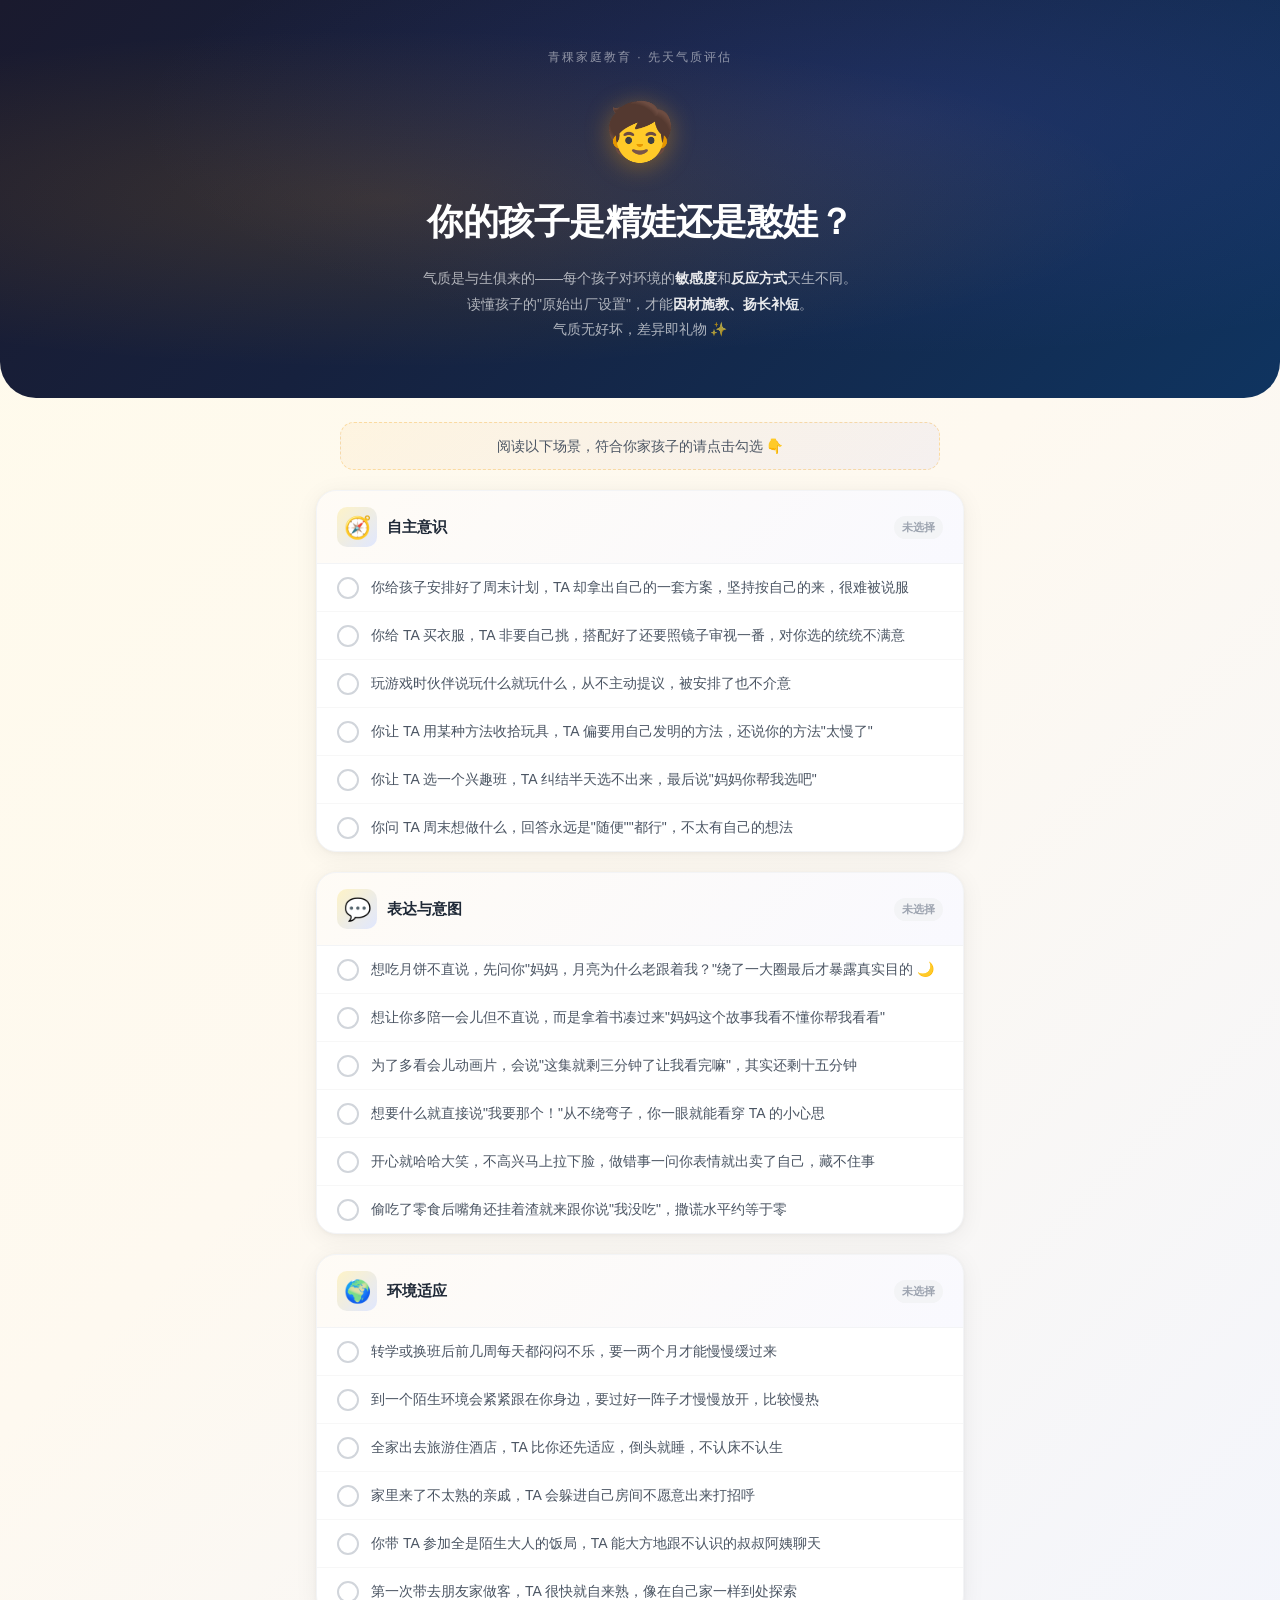
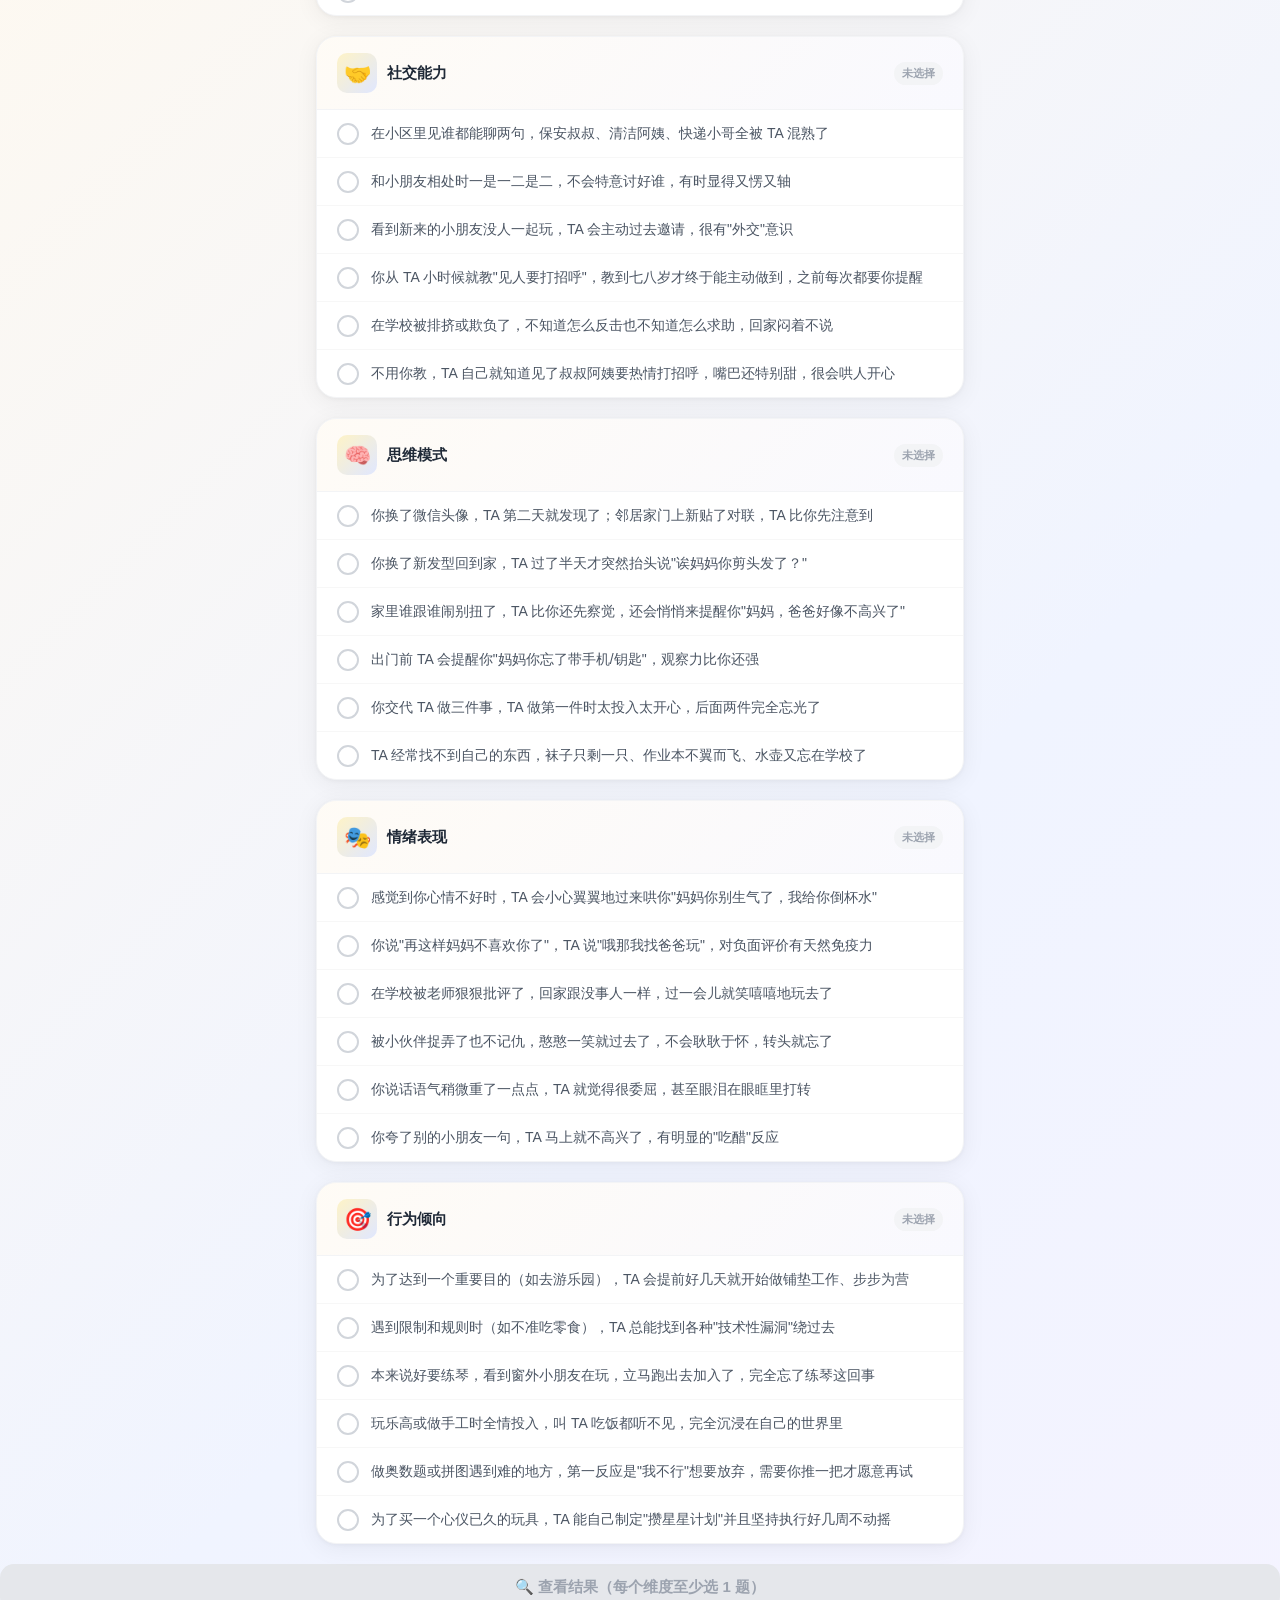
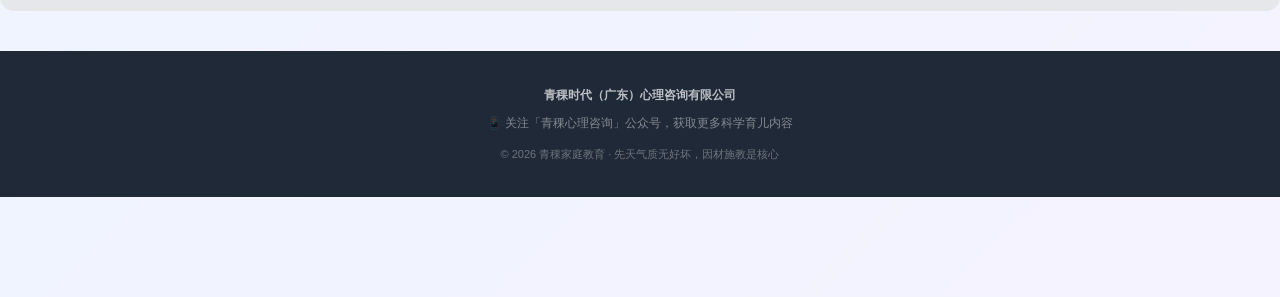
<file: index_old_backup.html>
<!DOCTYPE html>
<html lang="zh-CN">
<head>
  <meta charset="UTF-8">
  <meta name="viewport" content="width=device-width, initial-scale=1.0, maximum-scale=1.0, user-scalable=no">
  <title>精娃 vs 憨娃 — 先天气质评估</title>
  <link rel="stylesheet" href="styles.css">
</head>
<body>

  <!-- ========== 顶部 Banner ========== -->
  <header class="banner">
    <p class="banner-brand">青稞家庭教育 · 先天气质评估</p>
    <div class="banner-icon">🧒</div>
    <h1>你的孩子是精娃还是憨娃？</h1>
    <p class="banner-sub">气质是与生俱来的——每个孩子对环境的<strong>敏感度</strong>和<strong>反应方式</strong>天生不同。<br>读懂孩子的"原始出厂设置"，才能<strong>因材施教、扬长补短</strong>。<br>气质无好坏，差异即礼物 ✨</p>
  </header>

  <!-- ========== 特征勾选区 ========== -->
  <p class="checklist-hint">阅读以下场景，符合你家孩子的请点击勾选 👇</p>
  <main id="checklist">
    <!-- 由 script.js 动态生成 -->
  </main>

  <!-- ========== 操作按钮 ========== -->
  <div class="action-bar">
    <button id="submit-btn" class="btn-primary" disabled>🔍 查看结果（每个维度至少选 1 题）</button>
    <button id="reset-btn" class="btn-secondary" style="display:none;">🔄 重测</button>
  </div>

  <!-- ========== 结果展示区 ========== -->
  <section id="result" class="result-hidden">
    <!-- 由 script.js 动态填充 -->
  </section>

  <!-- ========== 页脚 ========== -->
  <footer class="footer">
    <p class="footer-company">青稞时代（广东）心理咨询有限公司</p>
    <p class="footer-expert">📱 关注「青稞心理咨询」公众号，获取更多科学育儿内容</p>
    <p class="footer-copy">© 2026 青稞家庭教育 · 先天气质无好坏，因材施教是核心</p>
  </footer>

  <script src="script.js"></script>
</body>
</html>
</file>
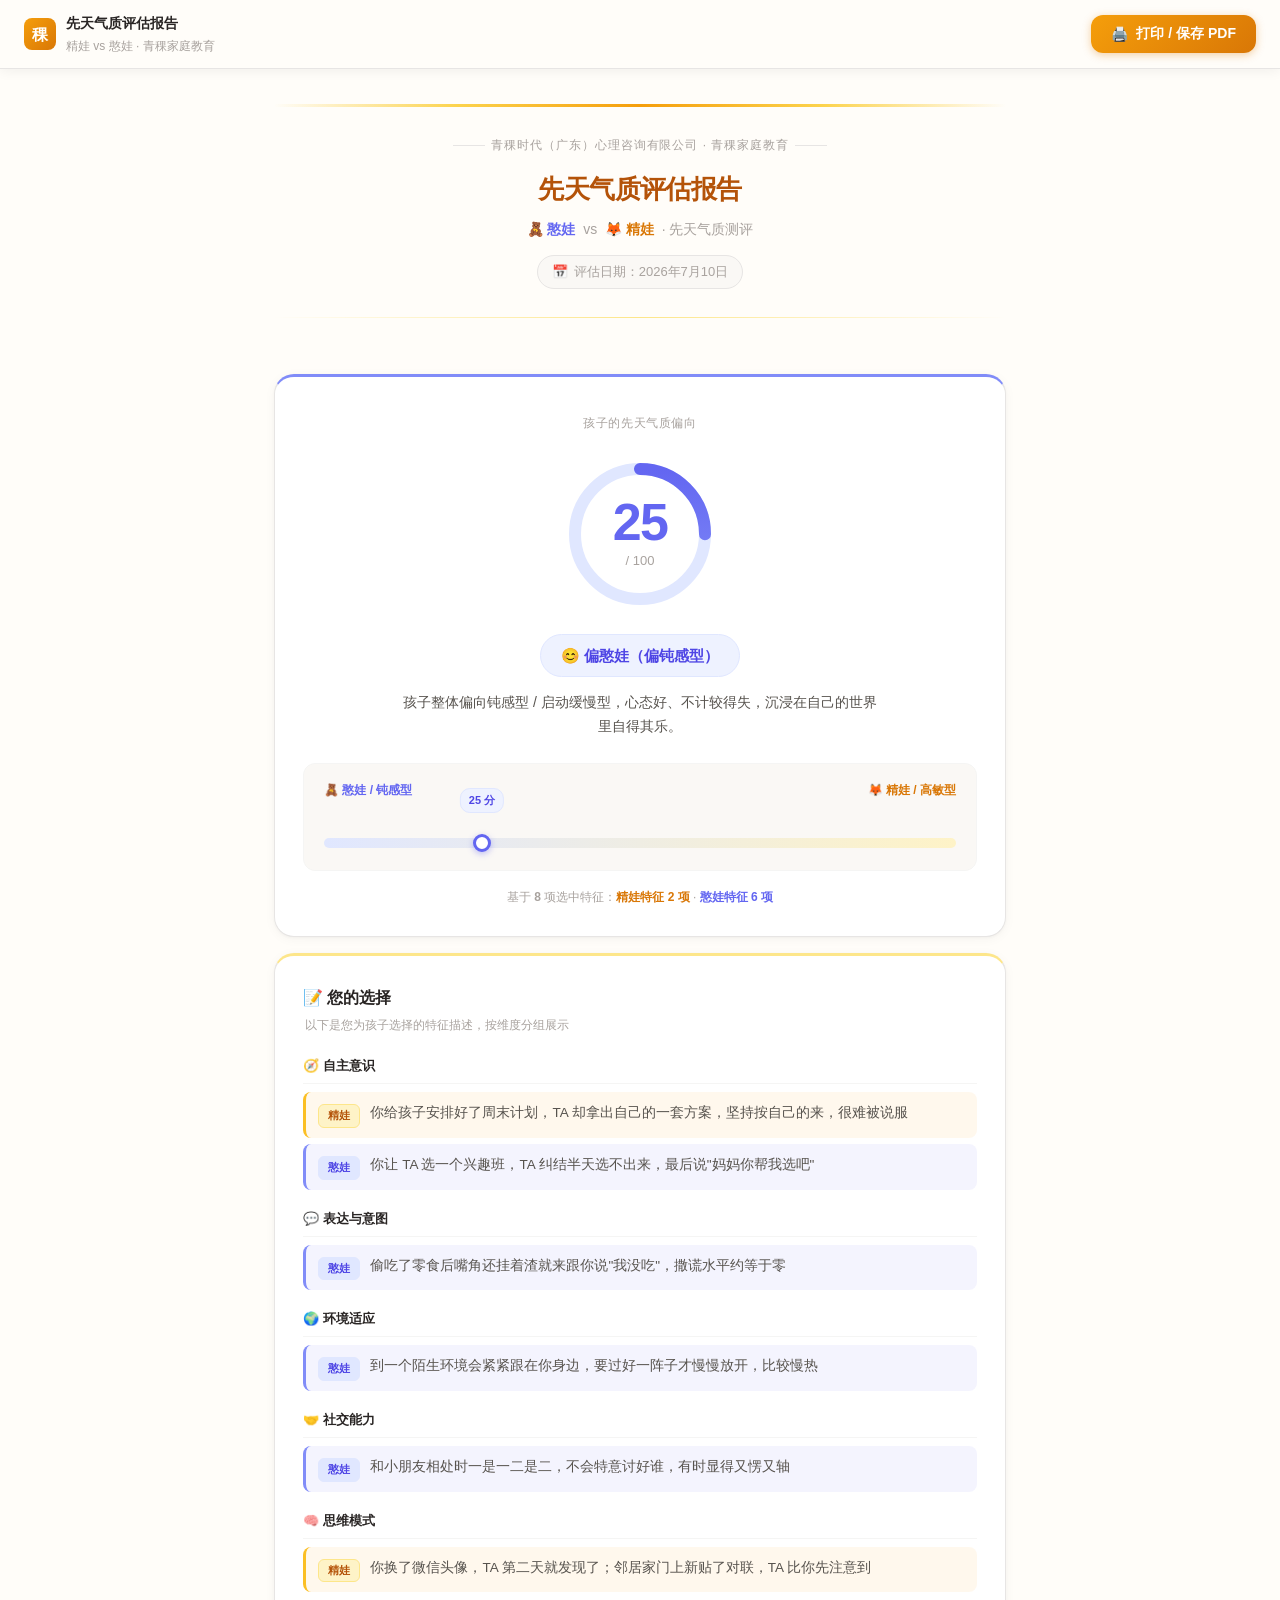
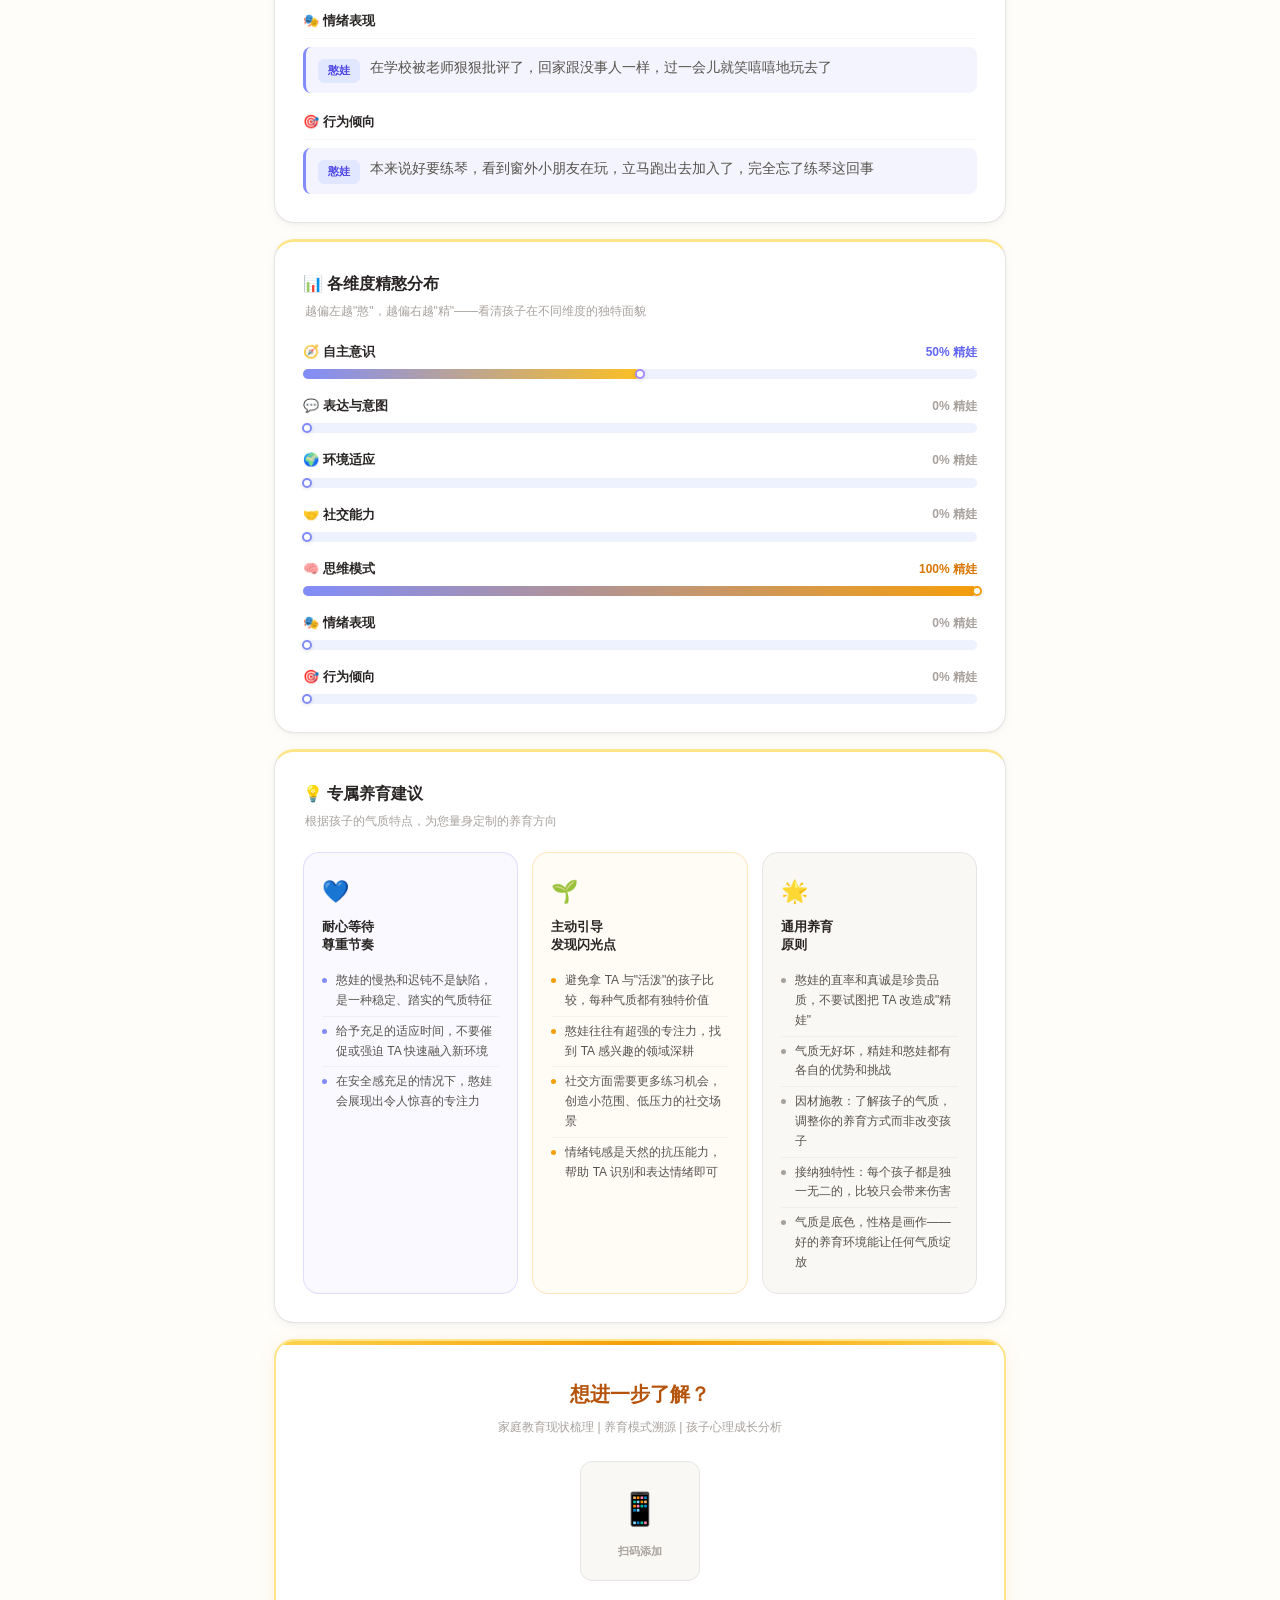
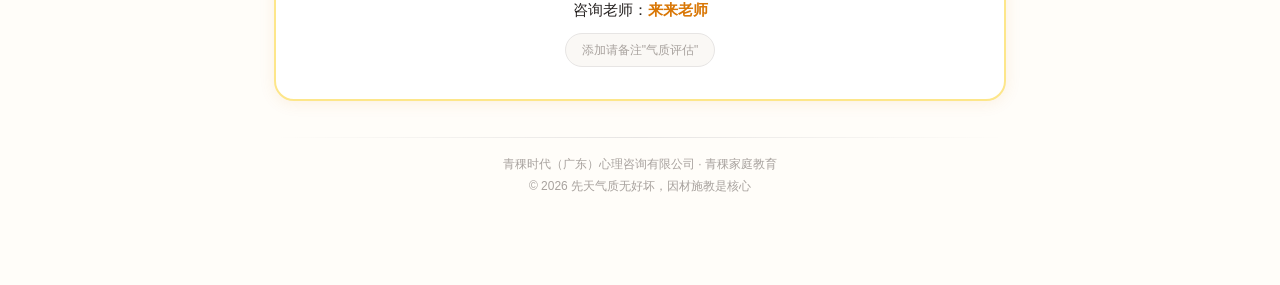
<file: 先天气质评估报告.html>
<!DOCTYPE html>
<html lang="zh-CN">
<head>
<script>
window.contextInfo = {"files":[],"materials":[],"crafts":[]};
// 处理锚点链接跳转（srcDoc iframe 中锚点链接默认行为不正确）
document.addEventListener('click', function(e) {
  var anchor = e.target.closest('a');
  if (anchor) {
    var href = anchor.getAttribute('href');
    if (href && href.startsWith('#')) {
      e.preventDefault();
      var targetId = href.slice(1);
      var target = document.getElementById(targetId);
      if (target) {
        target.scrollIntoView({ behavior: 'smooth' });
      }
    }
  }
});
</script>
<meta charset="UTF-8">
<meta name="viewport" content="width=device-width, initial-scale=1.0">
<title>先天气质评估报告 · 精娃 vs 憨娃 | 青稞家庭教育</title>
<style>
  /* ===== CSS VARIABLES ===== */
  :root {
    --amber-50: #fffbeb;
    --amber-100: #fef3c7;
    --amber-200: #fde68a;
    --amber-300: #fcd34d;
    --amber-400: #fbbf24;
    --amber-500: #f59e0b;
    --amber-600: #d97706;
    --amber-700: #b45309;
    --indigo-50: #eef2ff;
    --indigo-100: #e0e7ff;
    --indigo-400: #818cf8;
    --indigo-500: #6366f1;
    --indigo-600: #4f46e5;
    --warm-bg: #fffdf9;
    --card-bg: #faf8f5;
    --text-dark: #292524;
    --text-body: #57534e;
    --text-muted: #a8a29e;
    --border: #e7e5e4;
    --divider: #f5f5f4;
    --radius-sm: 8px;
    --radius-md: 12px;
    --radius-lg: 16px;
    --radius-xl: 20px;
  }

  /* ===== RESET & BASE ===== */
  *, *::before, *::after { box-sizing: border-box; margin: 0; padding: 0; }

  body {
    font-family: -apple-system, BlinkMacSystemFont, 'PingFang SC', 'Microsoft YaHei', 'Noto Sans SC', sans-serif;
    background: var(--warm-bg);
    color: var(--text-body);
    line-height: 1.7;
    -webkit-print-color-adjust: exact;
    print-color-adjust: exact;
  }

  /* ===== PRINT TOOLBAR ===== */
  .print-toolbar {
    position: fixed;
    top: 0; left: 0; right: 0;
    z-index: 1000;
    background: rgba(255, 253, 249, 0.95);
    backdrop-filter: blur(12px);
    -webkit-backdrop-filter: blur(12px);
    border-bottom: 1px solid var(--border);
    padding: 12px 24px;
    display: flex;
    align-items: center;
    justify-content: space-between;
    box-shadow: 0 2px 12px rgba(0,0,0,0.06);
  }

  .toolbar-brand {
    display: flex;
    align-items: center;
    gap: 10px;
  }

  .toolbar-logo {
    width: 32px;
    height: 32px;
    background: linear-gradient(135deg, var(--amber-500), var(--amber-600));
    border-radius: 8px;
    display: flex;
    align-items: center;
    justify-content: center;
    font-size: 16px;
    color: white;
    font-weight: 800;
    flex-shrink: 0;
  }

  .toolbar-title {
    font-size: 14px;
    font-weight: 700;
    color: var(--text-dark);
  }

  .toolbar-subtitle {
    font-size: 12px;
    color: var(--text-muted);
  }

  .btn-print {
    display: flex;
    align-items: center;
    gap: 8px;
    padding: 10px 20px;
    background: linear-gradient(135deg, var(--amber-500), var(--amber-600));
    color: white;
    border: none;
    border-radius: var(--radius-md);
    font-size: 14px;
    font-weight: 700;
    cursor: pointer;
    font-family: inherit;
    transition: all 0.2s;
    box-shadow: 0 2px 8px rgba(217, 119, 6, 0.35);
  }

  .btn-print:hover {
    background: linear-gradient(135deg, var(--amber-600), var(--amber-700));
    box-shadow: 0 4px 16px rgba(217, 119, 6, 0.45);
    transform: translateY(-1px);
  }

  .btn-print:active {
    transform: translateY(0);
  }

  /* ===== MAIN LAYOUT ===== */
  .page-wrapper {
    padding-top: 72px;
    padding-bottom: 48px;
    min-height: 100vh;
  }

  .container {
    max-width: 780px;
    margin: 0 auto;
    padding: 32px 24px;
  }

  /* ===== REPORT HEADER ===== */
  .report-header {
    text-align: center;
    padding-bottom: 28px;
    margin-bottom: 28px;
    position: relative;
  }

  .header-deco-line {
    height: 3px;
    background: linear-gradient(90deg, transparent, var(--amber-300), var(--amber-500), var(--amber-300), transparent);
    border-radius: 2px;
    margin-bottom: 28px;
  }

  .header-org {
    font-size: 12px;
    color: var(--text-muted);
    letter-spacing: 0.08em;
    text-transform: uppercase;
    margin-bottom: 12px;
    display: flex;
    align-items: center;
    justify-content: center;
    gap: 6px;
  }

  .header-org::before,
  .header-org::after {
    content: '';
    display: block;
    width: 32px;
    height: 1px;
    background: var(--border);
  }

  .header-main-title {
    font-size: 26px;
    font-weight: 900;
    color: var(--amber-700);
    letter-spacing: -0.02em;
    margin-bottom: 6px;
  }

  .header-sub-title {
    font-size: 14px;
    color: var(--text-muted);
    font-weight: 500;
    margin-bottom: 14px;
  }

  .header-sub-title span.indigo {
    color: var(--indigo-500);
    font-weight: 700;
  }

  .header-sub-title span.amber {
    color: var(--amber-600);
    font-weight: 700;
  }

  .header-date {
    display: inline-flex;
    align-items: center;
    gap: 6px;
    font-size: 13px;
    color: var(--text-muted);
    background: var(--card-bg);
    border: 1px solid var(--border);
    padding: 5px 14px;
    border-radius: 20px;
  }

  .header-bottom-line {
    height: 1px;
    background: linear-gradient(90deg, transparent, var(--amber-200), transparent);
    margin-top: 28px;
  }

  /* ===== SECTION CARDS ===== */
  .section-card {
    background: white;
    border: 1px solid var(--border);
    border-top: 3px solid var(--amber-200);
    border-radius: var(--radius-xl);
    margin-bottom: 16px;
    box-shadow: 0 2px 12px rgba(0,0,0,0.04), 0 1px 3px rgba(0,0,0,0.03);
    overflow: hidden;
  }

  .section-card-inner {
    padding: 28px 28px;
  }

  .section-title {
    font-size: 16px;
    font-weight: 800;
    color: var(--text-dark);
    margin-bottom: 4px;
    display: flex;
    align-items: center;
    gap: 8px;
  }

  .section-subtitle {
    font-size: 12px;
    color: var(--text-muted);
    margin-bottom: 20px;
    padding-left: 2px;
  }

  /* ===== SCORE CARD ===== */
  .score-card {
    background: white;
    border: 1px solid var(--border);
    border-top: 3px solid var(--indigo-400);
    border-radius: var(--radius-xl);
    margin-bottom: 16px;
    box-shadow: 0 2px 12px rgba(0,0,0,0.04), 0 1px 3px rgba(0,0,0,0.03);
    overflow: hidden;
  }

  .score-card-inner {
    padding: 36px 28px 28px;
    text-align: center;
  }

  .score-label {
    font-size: 12px;
    color: var(--text-muted);
    letter-spacing: 0.05em;
    margin-bottom: 20px;
    font-weight: 500;
  }

  /* SVG Ring */
  .score-ring-wrapper {
    position: relative;
    width: 160px;
    height: 160px;
    margin: 0 auto 20px;
  }

  .score-ring-svg {
    width: 160px;
    height: 160px;
    transform: rotate(-90deg);
  }

  .score-ring-bg {
    fill: none;
    stroke: var(--indigo-100);
    stroke-width: 12;
  }

  .score-ring-fill {
    fill: none;
    stroke: url(#scoreGradient);
    stroke-width: 12;
    stroke-linecap: round;
    stroke-dasharray: 408.41;
    stroke-dashoffset: 306.31; /* 408.41 * (1 - 0.25) */
    transition: stroke-dashoffset 1.2s cubic-bezier(0.4, 0, 0.2, 1);
  }

  .score-center {
    position: absolute;
    top: 50%;
    left: 50%;
    transform: translate(-50%, -50%);
    text-align: center;
  }

  .score-number {
    font-size: 52px;
    font-weight: 900;
    color: var(--indigo-500);
    line-height: 1;
    letter-spacing: -0.03em;
  }

  .score-max {
    font-size: 13px;
    color: var(--text-muted);
    margin-top: 2px;
  }

  .score-type-badge {
    display: inline-flex;
    align-items: center;
    gap: 6px;
    padding: 8px 20px;
    background: var(--indigo-50);
    color: var(--indigo-600);
    border: 1.5px solid var(--indigo-100);
    border-radius: 24px;
    font-size: 15px;
    font-weight: 800;
    margin-bottom: 14px;
  }

  .score-desc {
    font-size: 14px;
    color: var(--text-body);
    line-height: 1.7;
    max-width: 480px;
    margin: 0 auto 24px;
  }

  /* Spectrum Bar */
  .spectrum-wrapper {
    background: var(--card-bg);
    border: 1px solid var(--divider);
    border-radius: var(--radius-md);
    padding: 16px 20px;
    margin-bottom: 16px;
  }

  .spectrum-labels {
    display: flex;
    justify-content: space-between;
    font-size: 12px;
    margin-bottom: 10px;
  }

  .spectrum-labels .left {
    color: var(--indigo-500);
    font-weight: 600;
  }

  .spectrum-labels .right {
    color: var(--amber-600);
    font-weight: 600;
  }

  .spectrum-track {
    height: 10px;
    background: linear-gradient(90deg, var(--indigo-100), var(--amber-100));
    border-radius: 5px;
    position: relative;
    margin-bottom: 6px;
  }

  .spectrum-marker {
    position: absolute;
    top: 50%;
    left: 25%;
    transform: translate(-50%, -50%);
    width: 18px;
    height: 18px;
    background: white;
    border: 3px solid var(--indigo-500);
    border-radius: 50%;
    box-shadow: 0 2px 6px rgba(99, 102, 241, 0.4);
  }

  .spectrum-marker-label {
    position: absolute;
    top: -22px;
    left: 25%;
    transform: translateX(-50%);
    font-size: 11px;
    color: var(--indigo-600);
    font-weight: 700;
    white-space: nowrap;
    background: var(--indigo-50);
    padding: 2px 8px;
    border-radius: 10px;
    border: 1px solid var(--indigo-100);
  }

  .spectrum-track-outer {
    position: relative;
    padding-top: 28px;
  }

  .score-meta {
    font-size: 12px;
    color: var(--text-muted);
    text-align: center;
  }

  .score-meta span {
    font-weight: 600;
  }

  .score-meta .amber { color: var(--amber-600); }
  .score-meta .indigo { color: var(--indigo-500); }

  /* ===== CHOICES SECTION ===== */
  .dimension-group {
    margin-bottom: 18px;
  }

  .dimension-group:last-child {
    margin-bottom: 0;
  }

  .dimension-name {
    font-size: 13px;
    font-weight: 700;
    color: var(--text-dark);
    margin-bottom: 8px;
    display: flex;
    align-items: center;
    gap: 6px;
    padding-bottom: 6px;
    border-bottom: 1px solid var(--divider);
  }

  .choice-item {
    display: flex;
    align-items: flex-start;
    gap: 10px;
    padding: 10px 12px;
    border-radius: var(--radius-sm);
    margin-bottom: 6px;
    font-size: 13.5px;
    line-height: 1.6;
    color: var(--text-body);
  }

  .choice-item:last-child {
    margin-bottom: 0;
  }

  .choice-item.jingwa {
    background: rgba(245, 158, 11, 0.07);
    border-left: 3px solid var(--amber-400);
  }

  .choice-item.hanwa {
    background: rgba(99, 102, 241, 0.07);
    border-left: 3px solid var(--indigo-400);
  }

  .choice-tag {
    display: inline-flex;
    align-items: center;
    justify-content: center;
    padding: 2px 9px;
    border-radius: 6px;
    font-size: 11px;
    font-weight: 800;
    white-space: nowrap;
    flex-shrink: 0;
    margin-top: 2px;
    letter-spacing: 0.02em;
  }

  .choice-tag.jingwa {
    background: var(--amber-100);
    color: var(--amber-700);
    border: 1px solid var(--amber-200);
  }

  .choice-tag.hanwa {
    background: var(--indigo-100);
    color: var(--indigo-600);
    border: 1px solid var(--indigo-100);
  }

  .choice-text {
    flex: 1;
  }

  /* ===== DIMENSION BARS ===== */
  .dim-row {
    margin-bottom: 16px;
  }

  .dim-row:last-child {
    margin-bottom: 0;
  }

  .dim-row-header {
    display: flex;
    justify-content: space-between;
    align-items: center;
    margin-bottom: 6px;
  }

  .dim-name {
    font-size: 13px;
    font-weight: 600;
    color: var(--text-dark);
  }

  .dim-pct {
    font-size: 12px;
    font-weight: 700;
    color: var(--text-muted);
  }

  .dim-pct.high-amber {
    color: var(--amber-600);
  }

  .dim-pct.mid {
    color: var(--indigo-500);
  }

  .dim-track {
    height: 10px;
    background: var(--indigo-50);
    border-radius: 5px;
    position: relative;
    overflow: visible;
  }

  .dim-fill {
    height: 100%;
    border-radius: 5px;
    position: relative;
    min-width: 0;
    transition: width 0.8s ease;
  }

  .dim-dot {
    position: absolute;
    right: -5px;
    top: 50%;
    transform: translateY(-50%);
    width: 10px;
    height: 10px;
    background: white;
    border-radius: 50%;
    border: 2.5px solid currentColor;
    box-shadow: 0 1px 4px rgba(0,0,0,0.15);
  }

  .dim-fill-0 {
    width: 0%;
  }

  .dim-fill-50 {
    width: 50%;
    background: linear-gradient(90deg, var(--indigo-400), var(--amber-400));
  }

  .dim-fill-100 {
    width: 100%;
    background: linear-gradient(90deg, var(--indigo-400), var(--amber-500));
  }

  /* For 0% — show just a dot at start */
  .dim-dot-zero {
    position: absolute;
    left: -1px;
    top: 50%;
    transform: translateY(-50%);
    width: 10px;
    height: 10px;
    background: white;
    border-radius: 50%;
    border: 2.5px solid var(--indigo-400);
    box-shadow: 0 1px 4px rgba(0,0,0,0.12);
  }

  /* ===== ADVICE CARDS ===== */
  .advice-grid {
    display: grid;
    grid-template-columns: 1fr 1fr 1fr;
    gap: 14px;
    margin-top: 4px;
  }

  @media (max-width: 600px) {
    .advice-grid {
      grid-template-columns: 1fr;
    }
  }

  .advice-card {
    background: var(--card-bg);
    border: 1px solid var(--border);
    border-radius: var(--radius-lg);
    padding: 20px 18px;
  }

  .advice-card.indigo-tint {
    background: rgba(99, 102, 241, 0.04);
    border-color: rgba(99, 102, 241, 0.18);
  }

  .advice-card.amber-tint {
    background: rgba(245, 158, 11, 0.04);
    border-color: rgba(245, 158, 11, 0.22);
  }

  .advice-card.gray-tint {
    background: var(--card-bg);
    border-color: var(--border);
  }

  .advice-card-icon {
    font-size: 22px;
    margin-bottom: 8px;
    display: block;
  }

  .advice-card-title {
    font-size: 13px;
    font-weight: 800;
    color: var(--text-dark);
    margin-bottom: 12px;
    line-height: 1.4;
  }

  .advice-list {
    list-style: none;
    padding: 0;
    margin: 0;
  }

  .advice-list li {
    font-size: 12px;
    color: var(--text-body);
    line-height: 1.65;
    padding: 5px 0;
    padding-left: 14px;
    position: relative;
    border-bottom: 1px solid rgba(0,0,0,0.04);
  }

  .advice-list li:last-child {
    border-bottom: none;
    padding-bottom: 0;
  }

  .advice-list li::before {
    content: '';
    position: absolute;
    left: 0;
    top: 12px;
    width: 5px;
    height: 5px;
    border-radius: 50%;
  }

  .advice-card.indigo-tint .advice-list li::before {
    background: var(--indigo-400);
  }

  .advice-card.amber-tint .advice-list li::before {
    background: var(--amber-500);
  }

  .advice-card.gray-tint .advice-list li::before {
    background: var(--text-muted);
  }

  /* ===== CONSULT CARD ===== */
  .consult-card {
    background: white;
    border: 2px solid var(--amber-200);
    border-radius: var(--radius-xl);
    margin-bottom: 16px;
    box-shadow: 0 2px 16px rgba(217, 119, 6, 0.1);
    overflow: hidden;
  }

  .consult-card-inner {
    padding: 32px 28px;
    text-align: center;
  }

  .consult-deco-top {
    height: 4px;
    background: linear-gradient(90deg, var(--amber-300), var(--amber-500), var(--amber-300));
    margin-bottom: 0;
  }

  .consult-title {
    font-size: 20px;
    font-weight: 900;
    color: var(--amber-700);
    margin-bottom: 6px;
  }

  .consult-subtitle {
    font-size: 12px;
    color: var(--text-muted);
    margin-bottom: 24px;
  }

  .consult-qr {
    width: 120px;
    height: 120px;
    margin: 0 auto 16px;
    background: var(--card-bg);
    border: 1.5px solid var(--border);
    border-radius: var(--radius-md);
    display: flex;
    flex-direction: column;
    align-items: center;
    justify-content: center;
    gap: 6px;
  }

  .consult-qr-icon {
    font-size: 32px;
  }

  .consult-qr-text {
    font-size: 11px;
    color: var(--text-muted);
    font-weight: 600;
  }

  .consult-teacher {
    font-size: 15px;
    color: var(--text-dark);
    margin-bottom: 10px;
  }

  .consult-teacher strong {
    color: var(--amber-600);
    font-weight: 800;
  }

  .consult-note {
    display: inline-block;
    font-size: 12px;
    color: var(--text-muted);
    background: var(--card-bg);
    border: 1px solid var(--border);
    padding: 6px 16px;
    border-radius: 20px;
  }

  /* ===== FOOTER ===== */
  .report-footer {
    text-align: center;
    padding: 20px 0 8px;
  }

  .report-footer p {
    font-size: 12px;
    color: var(--text-muted);
    line-height: 1.8;
  }

  .footer-divider {
    height: 1px;
    background: linear-gradient(90deg, transparent, var(--border), transparent);
    margin-bottom: 16px;
  }

  /* ===== PRINT STYLES ===== */
  @media print {
    @page {
      margin: 12mm 14mm;
      size: A4;
    }

    body {
      background: #fffdf9 !important;
      -webkit-print-color-adjust: exact !important;
      print-color-adjust: exact !important;
      font-size: 12px;
    }

    .print-toolbar {
      display: none !important;
    }

    .page-wrapper {
      padding-top: 0 !important;
      padding-bottom: 0 !important;
    }

    .container {
      max-width: 100% !important;
      padding: 0 !important;
    }

    .section-card,
    .score-card,
    .consult-card {
      box-shadow: none !important;
      break-inside: avoid;
      margin-bottom: 10px !important;
    }

    .advice-grid {
      break-inside: avoid;
      grid-template-columns: 1fr 1fr 1fr;
    }

    .advice-card {
      break-inside: avoid;
    }

    .dimension-group {
      break-inside: avoid;
    }

    .dim-row {
      break-inside: avoid;
    }

    .score-ring-wrapper {
      width: 130px !important;
      height: 130px !important;
    }

    .score-ring-svg {
      width: 130px !important;
      height: 130px !important;
    }

    .score-number {
      font-size: 42px !important;
    }

    .header-deco-line {
      background: linear-gradient(90deg, transparent, #fcd34d, #f59e0b, #fcd34d, transparent) !important;
    }

    .spectrum-track {
      background: linear-gradient(90deg, #e0e7ff, #fef3c7) !important;
    }

    /* Force background colors */
    .choice-item.jingwa {
      background: rgba(245, 158, 11, 0.07) !important;
    }

    .choice-item.hanwa {
      background: rgba(99, 102, 241, 0.07) !important;
    }

    .advice-card.indigo-tint {
      background: rgba(99, 102, 241, 0.04) !important;
    }

    .advice-card.amber-tint {
      background: rgba(245, 158, 11, 0.04) !important;
    }

    .consult-card {
      border: 1.5px solid #fde68a !important;
    }

    .consult-deco-top {
      background: linear-gradient(90deg, #fcd34d, #f59e0b, #fcd34d) !important;
    }

    a {
      color: inherit !important;
      text-decoration: none !important;
    }
  }
</style>
</head>
<body>

<!-- ===== PRINT TOOLBAR ===== -->
<div class="print-toolbar">
  <div class="toolbar-brand">
    <div class="toolbar-logo">稞</div>
    <div>
      <div class="toolbar-title">先天气质评估报告</div>
      <div class="toolbar-subtitle">精娃 vs 憨娃 · 青稞家庭教育</div>
    </div>
  </div>
  <button class="btn-print" onclick="window.print()">
    <span>🖨️</span>
    <span>打印 / 保存 PDF</span>
  </button>
</div>

<!-- ===== PAGE WRAPPER ===== -->
<div class="page-wrapper">
<div class="container">

  <!-- ===== 1. REPORT HEADER ===== -->
  <div class="report-header">
    <div class="header-deco-line"></div>
    <div class="header-org">青稞时代（广东）心理咨询有限公司 · 青稞家庭教育</div>
    <h1 class="header-main-title">先天气质评估报告</h1>
    <p class="header-sub-title">
      <span class="indigo">🧸 憨娃</span>
      &nbsp;vs&nbsp;
      <span class="amber">🦊 精娃</span>
      &nbsp;·&nbsp;先天气质测评
    </p>
    <div class="header-date">
      <span>📅</span>
      <span>评估日期：2026年7月10日</span>
    </div>
    <div class="header-bottom-line"></div>
  </div>

  <!-- ===== 2. SCORE CARD ===== -->
  <div class="score-card">
    <div class="score-card-inner">
      <p class="score-label">孩子的先天气质偏向</p>

      <!-- SVG Ring -->
      <div class="score-ring-wrapper">
        <svg class="score-ring-svg" viewBox="0 0 160 160" xmlns="http://www.w3.org/2000/svg">
          <defs>
            <linearGradient id="scoreGradient" x1="0%" y1="0%" x2="100%" y2="0%">
              <stop offset="0%" stop-color="#818cf8"/>
              <stop offset="100%" stop-color="#6366f1"/>
            </linearGradient>
          </defs>
          <!-- Background ring -->
          <circle class="score-ring-bg" cx="80" cy="80" r="65"/>
          <!-- Score ring: circumference = 2π×65 ≈ 408.41 -->
          <!-- 25% score: dashoffset = 408.41 × (1 - 0.25) = 306.31 -->
          <circle class="score-ring-fill" cx="80" cy="80" r="65"/>
        </svg>
        <div class="score-center">
          <div class="score-number">25</div>
          <div class="score-max">/ 100</div>
        </div>
      </div>

      <!-- Type Badge -->
      <div>
        <span class="score-type-badge">😊 偏憨娃（偏钝感型）</span>
      </div>

      <!-- Description -->
      <p class="score-desc">
        孩子整体偏向钝感型 / 启动缓慢型，心态好、不计较得失，沉浸在自己的世界里自得其乐。
      </p>

      <!-- Spectrum Bar -->
      <div class="spectrum-wrapper">
        <div class="spectrum-labels">
          <span class="left">🧸 憨娃 / 钝感型</span>
          <span class="right">🦊 精娃 / 高敏型</span>
        </div>
        <div class="spectrum-track-outer">
          <div class="spectrum-marker-label">25 分</div>
          <div class="spectrum-track">
            <div class="spectrum-marker"></div>
          </div>
        </div>
      </div>

      <!-- Meta -->
      <p class="score-meta">
        基于 <span>8</span> 项选中特征：<span class="amber">精娃特征 2 项</span> · <span class="indigo">憨娃特征 6 项</span>
      </p>
    </div>
  </div>

  <!-- ===== 3. CHOICES SECTION ===== -->
  <div class="section-card">
    <div class="section-card-inner">
      <div class="section-title">📝 您的选择</div>
      <p class="section-subtitle">以下是您为孩子选择的特征描述，按维度分组展示</p>

      <!-- 自主意识 -->
      <div class="dimension-group">
        <div class="dimension-name">🧭 自主意识</div>
        <div class="choice-item jingwa">
          <span class="choice-tag jingwa">精娃</span>
          <span class="choice-text">你给孩子安排好了周末计划，TA 却拿出自己的一套方案，坚持按自己的来，很难被说服</span>
        </div>
        <div class="choice-item hanwa">
          <span class="choice-tag hanwa">憨娃</span>
          <span class="choice-text">你让 TA 选一个兴趣班，TA 纠结半天选不出来，最后说"妈妈你帮我选吧"</span>
        </div>
      </div>

      <!-- 表达与意图 -->
      <div class="dimension-group">
        <div class="dimension-name">💬 表达与意图</div>
        <div class="choice-item hanwa">
          <span class="choice-tag hanwa">憨娃</span>
          <span class="choice-text">偷吃了零食后嘴角还挂着渣就来跟你说"我没吃"，撒谎水平约等于零</span>
        </div>
      </div>

      <!-- 环境适应 -->
      <div class="dimension-group">
        <div class="dimension-name">🌍 环境适应</div>
        <div class="choice-item hanwa">
          <span class="choice-tag hanwa">憨娃</span>
          <span class="choice-text">到一个陌生环境会紧紧跟在你身边，要过好一阵子才慢慢放开，比较慢热</span>
        </div>
      </div>

      <!-- 社交能力 -->
      <div class="dimension-group">
        <div class="dimension-name">🤝 社交能力</div>
        <div class="choice-item hanwa">
          <span class="choice-tag hanwa">憨娃</span>
          <span class="choice-text">和小朋友相处时一是一二是二，不会特意讨好谁，有时显得又愣又轴</span>
        </div>
      </div>

      <!-- 思维模式 -->
      <div class="dimension-group">
        <div class="dimension-name">🧠 思维模式</div>
        <div class="choice-item jingwa">
          <span class="choice-tag jingwa">精娃</span>
          <span class="choice-text">你换了微信头像，TA 第二天就发现了；邻居家门上新贴了对联，TA 比你先注意到</span>
        </div>
      </div>

      <!-- 情绪表现 -->
      <div class="dimension-group">
        <div class="dimension-name">🎭 情绪表现</div>
        <div class="choice-item hanwa">
          <span class="choice-tag hanwa">憨娃</span>
          <span class="choice-text">在学校被老师狠狠批评了，回家跟没事人一样，过一会儿就笑嘻嘻地玩去了</span>
        </div>
      </div>

      <!-- 行为倾向 -->
      <div class="dimension-group">
        <div class="dimension-name">🎯 行为倾向</div>
        <div class="choice-item hanwa">
          <span class="choice-tag hanwa">憨娃</span>
          <span class="choice-text">本来说好要练琴，看到窗外小朋友在玩，立马跑出去加入了，完全忘了练琴这回事</span>
        </div>
      </div>

    </div>
  </div>

  <!-- ===== 4. DIMENSION BARS ===== -->
  <div class="section-card">
    <div class="section-card-inner">
      <div class="section-title">📊 各维度精憨分布</div>
      <p class="section-subtitle">越偏左越"憨"，越偏右越"精"——看清孩子在不同维度的独特面貌</p>

      <!-- 自主意识 50% -->
      <div class="dim-row">
        <div class="dim-row-header">
          <span class="dim-name">🧭 自主意识</span>
          <span class="dim-pct mid">50% 精娃</span>
        </div>
        <div class="dim-track">
          <div class="dim-fill dim-fill-50">
            <div class="dim-dot" style="color: #a78bfa;"></div>
          </div>
        </div>
      </div>

      <!-- 表达与意图 0% -->
      <div class="dim-row">
        <div class="dim-row-header">
          <span class="dim-name">💬 表达与意图</span>
          <span class="dim-pct">0% 精娃</span>
        </div>
        <div class="dim-track">
          <div class="dim-dot-zero"></div>
        </div>
      </div>

      <!-- 环境适应 0% -->
      <div class="dim-row">
        <div class="dim-row-header">
          <span class="dim-name">🌍 环境适应</span>
          <span class="dim-pct">0% 精娃</span>
        </div>
        <div class="dim-track">
          <div class="dim-dot-zero"></div>
        </div>
      </div>

      <!-- 社交能力 0% -->
      <div class="dim-row">
        <div class="dim-row-header">
          <span class="dim-name">🤝 社交能力</span>
          <span class="dim-pct">0% 精娃</span>
        </div>
        <div class="dim-track">
          <div class="dim-dot-zero"></div>
        </div>
      </div>

      <!-- 思维模式 100% -->
      <div class="dim-row">
        <div class="dim-row-header">
          <span class="dim-name">🧠 思维模式</span>
          <span class="dim-pct high-amber">100% 精娃</span>
        </div>
        <div class="dim-track">
          <div class="dim-fill dim-fill-100">
            <div class="dim-dot" style="color: #f59e0b;"></div>
          </div>
        </div>
      </div>

      <!-- 情绪表现 0% -->
      <div class="dim-row">
        <div class="dim-row-header">
          <span class="dim-name">🎭 情绪表现</span>
          <span class="dim-pct">0% 精娃</span>
        </div>
        <div class="dim-track">
          <div class="dim-dot-zero"></div>
        </div>
      </div>

      <!-- 行为倾向 0% -->
      <div class="dim-row">
        <div class="dim-row-header">
          <span class="dim-name">🎯 行为倾向</span>
          <span class="dim-pct">0% 精娃</span>
        </div>
        <div class="dim-track">
          <div class="dim-dot-zero"></div>
        </div>
      </div>

    </div>
  </div>

  <!-- ===== 5. ADVICE CARDS ===== -->
  <div class="section-card">
    <div class="section-card-inner">
      <div class="section-title">💡 专属养育建议</div>
      <p class="section-subtitle">根据孩子的气质特点，为您量身定制的养育方向</p>

      <div class="advice-grid">

        <!-- Card 1: 耐心等待 -->
        <div class="advice-card indigo-tint">
          <span class="advice-card-icon">💙</span>
          <div class="advice-card-title">耐心等待<br>尊重节奏</div>
          <ul class="advice-list">
            <li>憨娃的慢热和迟钝不是缺陷，是一种稳定、踏实的气质特征</li>
            <li>给予充足的适应时间，不要催促或强迫 TA 快速融入新环境</li>
            <li>在安全感充足的情况下，憨娃会展现出令人惊喜的专注力</li>
          </ul>
        </div>

        <!-- Card 2: 主动引导 -->
        <div class="advice-card amber-tint">
          <span class="advice-card-icon">🌱</span>
          <div class="advice-card-title">主动引导<br>发现闪光点</div>
          <ul class="advice-list">
            <li>避免拿 TA 与"活泼"的孩子比较，每种气质都有独特价值</li>
            <li>憨娃往往有超强的专注力，找到 TA 感兴趣的领域深耕</li>
            <li>社交方面需要更多练习机会，创造小范围、低压力的社交场景</li>
            <li>情绪钝感是天然的抗压能力，帮助 TA 识别和表达情绪即可</li>
          </ul>
        </div>

        <!-- Card 3: 通用原则 -->
        <div class="advice-card gray-tint">
          <span class="advice-card-icon">🌟</span>
          <div class="advice-card-title">通用养育<br>原则</div>
          <ul class="advice-list">
            <li>憨娃的直率和真诚是珍贵品质，不要试图把 TA 改造成"精娃"</li>
            <li>气质无好坏，精娃和憨娃都有各自的优势和挑战</li>
            <li>因材施教：了解孩子的气质，调整你的养育方式而非改变孩子</li>
            <li>接纳独特性：每个孩子都是独一无二的，比较只会带来伤害</li>
            <li>气质是底色，性格是画作——好的养育环境能让任何气质绽放</li>
          </ul>
        </div>

      </div>
    </div>
  </div>

  <!-- ===== 6. CONSULT CARD ===== -->
  <div class="consult-card">
    <div class="consult-deco-top"></div>
    <div class="consult-card-inner">
      <h3 class="consult-title">想进一步了解？</h3>
      <p class="consult-subtitle">家庭教育现状梳理 | 养育模式溯源 | 孩子心理成长分析</p>

      <div class="consult-qr">
        <div class="consult-qr-icon">📱</div>
        <div class="consult-qr-text">扫码添加</div>
      </div>

      <p class="consult-teacher">咨询老师：<strong>来来老师</strong></p>
      <span class="consult-note">添加请备注"气质评估"</span>
    </div>
  </div>

  <!-- ===== 7. FOOTER ===== -->
  <div class="report-footer">
    <div class="footer-divider"></div>
    <p>青稞时代（广东）心理咨询有限公司 · 青稞家庭教育</p>
    <p>© 2026 先天气质无好坏，因材施教是核心</p>
  </div>

</div>
</div>

<script>
  // Animate ring on load
  window.addEventListener('load', function() {
    const ring = document.querySelector('.score-ring-fill');
    if (ring) {
      ring.style.strokeDashoffset = '408.41';
      setTimeout(function() {
        ring.style.transition = 'stroke-dashoffset 1.4s cubic-bezier(0.4, 0, 0.2, 1)';
        ring.style.strokeDashoffset = '306.31';
      }, 300);
    }

    // Animate dimension bars
    const fills = document.querySelectorAll('.dim-fill');
    fills.forEach(function(fill, i) {
      const originalWidth = fill.style.width || fill.className.includes('50') ? '50%' : fill.className.includes('100') ? '100%' : '0%';
      fill.style.width = '0%';
      setTimeout(function() {
        fill.style.transition = 'width 0.9s cubic-bezier(0.4, 0, 0.2, 1)';
        if (fill.classList.contains('dim-fill-50')) fill.style.width = '50%';
        else if (fill.classList.contains('dim-fill-100')) fill.style.width = '100%';
        else fill.style.width = '0%';
      }, 400 + i * 120);
    });
  });
</script>

</body>
</html>
</file>
<file: styles.css>
/* ============================================
   精娃 vs 憨娃 — YouMind 风格适配版
   适配现有 HTML/JS 结构
   ============================================ */

:root {
  --amber-50: #fffbeb;
  --amber-100: #fef3c7;
  --amber-200: #fde68a;
  --amber-300: #fcd34d;
  --amber-400: #fbbf24;
  --amber-500: #f59e0b;
  --amber-600: #d97706;
  --amber-700: #b45309;
  --indigo-50: #eef2ff;
  --indigo-100: #e0e7ff;
  --indigo-300: #a5b4fc;
  --indigo-400: #818cf8;
  --indigo-500: #6366f1;
  --indigo-600: #4f46e5;
  --emerald-500: #10b981;
  --gray-50: #f9fafb;
  --gray-100: #f3f4f6;
  --gray-200: #e5e7eb;
  --gray-300: #d1d5db;
  --gray-400: #9ca3af;
  --gray-500: #6b7280;
  --gray-600: #4b5563;
  --gray-700: #374151;
  --gray-800: #1f2937;
  --jing-gradient: linear-gradient(135deg, #f59e0b, #ef4444);
  --han-gradient: linear-gradient(135deg, #6366f1, #8b5cf6);
  --bg-gradient: linear-gradient(135deg, #fffbeb 0%, #fef9f0 30%, #f0f4ff 70%, #f5f3ff 100%);
  --card-shadow: 0 4px 24px rgba(0,0,0,0.06), 0 1px 4px rgba(0,0,0,0.04);
  --radius-lg: 20px;
  --radius-md: 14px;
  --radius-sm: 10px;
  --color-jing: var(--amber-500);
  --color-han: var(--indigo-500);
  --color-primary: var(--amber-500);
  --color-primary-light: var(--amber-100);
  --color-bg: var(--bg-gradient);
  --color-card: #fff;
  --color-text: var(--gray-700);
  --color-text-light: var(--gray-500);
  --color-text-muted: var(--gray-400);
  --color-border: var(--gray-200);
}

* { box-sizing: border-box; margin: 0; padding: 0; }
html { scroll-behavior: smooth; }

body {
  font-family: -apple-system, BlinkMacSystemFont, "PingFang SC", "Hiragino Sans GB", "Microsoft YaHei", sans-serif;
  background: var(--bg-gradient);
  min-height: 100vh;
  color: var(--gray-800);
  line-height: 1.6;
  padding-bottom: 100px;
}

/* ===== BANNER ===== */
.banner {
  background: linear-gradient(135deg, #1a1a2e 0%, #16213e 40%, #0f3460 100%);
  padding: 48px 20px 56px;
  text-align: center;
  position: relative;
  overflow: hidden;
  border-radius: 0 0 36px 36px;
}
.banner::before {
  content: '';
  position: absolute; inset: 0;
  background: radial-gradient(ellipse at 30% 50%, rgba(245,158,11,0.15) 0%, transparent 60%),
              radial-gradient(ellipse at 70% 30%, rgba(99,102,241,0.15) 0%, transparent 60%);
}
.banner-brand {
  font-size: 12px;
  color: rgba(255,255,255,0.5);
  letter-spacing: 2px;
  margin-bottom: 20px;
  position: relative;
  text-transform: uppercase;
}
.banner-icon {
  font-size: 56px;
  display: block;
  margin-bottom: 16px;
  animation: float 3s ease-in-out infinite;
  position: relative;
  filter: drop-shadow(0 4px 12px rgba(245,158,11,0.4));
}
@keyframes float {
  0%, 100% { transform: translateY(0); }
  50% { transform: translateY(-10px); }
}
.banner h1 {
  font-size: clamp(24px, 6vw, 36px);
  font-weight: 800;
  color: #fff;
  margin-bottom: 16px;
  position: relative;
  letter-spacing: -0.5px;
}
.banner-sub {
  font-size: 14px;
  color: rgba(255,255,255,0.65);
  max-width: 480px;
  margin: 0 auto;
  position: relative;
  line-height: 1.8;
}
.banner-sub strong { color: rgba(255,255,255,0.9); }

/* ===== PROGRESS TRACKER ===== */
.progress-tracker {
  background: #fff;
  border-radius: var(--radius-lg);
  padding: 20px 24px;
  margin: 0 auto 24px;
  max-width: 680px;
  box-shadow: var(--card-shadow);
  border: 1px solid rgba(245,158,11,0.1);
}
.progress-header {
  display: flex;
  justify-content: space-between;
  align-items: center;
  margin-bottom: 14px;
}
.progress-label { font-size: 14px; font-weight: 600; color: var(--gray-700); }
.progress-count {
  font-size: 13px; color: var(--amber-600); font-weight: 700;
  background: var(--amber-100); padding: 3px 10px; border-radius: 20px;
}
.progress-bar-bg {
  height: 6px; background: var(--gray-100); border-radius: 3px;
  margin-bottom: 14px; overflow: hidden;
}
.progress-bar-fill {
  height: 100%; background: linear-gradient(90deg, var(--amber-400), var(--amber-500));
  border-radius: 3px; transition: width 0.5s ease; width: 0%;
}
.progress-dots { display: flex; gap: 8px; flex-wrap: wrap; }
.progress-dot {
  display: flex; align-items: center; gap: 5px;
  font-size: 11px; color: var(--gray-400); transition: color 0.3s;
}
.progress-dot.done { color: var(--amber-600); }
.progress-dot-circle {
  width: 20px; height: 20px; border-radius: 50%;
  background: var(--gray-100); border: 2px solid var(--gray-200);
  display: flex; align-items: center; justify-content: center;
  font-size: 10px;
  transition: all 0.4s cubic-bezier(0.34, 1.56, 0.64, 1);
}
.progress-dot.done .progress-dot-circle {
  background: linear-gradient(135deg, var(--amber-400), var(--amber-500));
  border-color: var(--amber-400); color: #fff; transform: scale(1.1);
}

/* ===== CHECKLIST HINT ===== */
.checklist-hint {
  text-align: center;
  font-size: 14px;
  color: var(--gray-600);
  margin: 24px auto 20px;
  padding: 12px 16px;
  max-width: 600px;
  background: linear-gradient(135deg, rgba(245,158,11,0.06), rgba(99,102,241,0.06));
  border-radius: var(--radius-md);
  border: 1px dashed rgba(245,158,11,0.3);
}

/* ===== DIMENSION CARDS ===== */
#checklist {
  max-width: 680px;
  margin: 0 auto;
  padding: 0 16px;
}

.dimension-card {
  background: #fff;
  border-radius: var(--radius-lg);
  margin-bottom: 20px;
  box-shadow: var(--card-shadow);
  border: 1px solid var(--gray-100);
  overflow: hidden;
  transition: box-shadow 0.3s, transform 0.3s;
  animation: cardIn 0.5s ease both;
}
.dimension-card:hover {
  box-shadow: 0 8px 32px rgba(0,0,0,0.10), 0 2px 8px rgba(0,0,0,0.06);
  transform: translateY(-2px);
}
@keyframes cardIn {
  from { opacity: 0; transform: translateY(20px); }
  to { opacity: 1; transform: translateY(0); }
}
.dimension-card:nth-child(1) { animation-delay: 0.05s; }
.dimension-card:nth-child(2) { animation-delay: 0.10s; }
.dimension-card:nth-child(3) { animation-delay: 0.15s; }
.dimension-card:nth-child(4) { animation-delay: 0.20s; }
.dimension-card:nth-child(5) { animation-delay: 0.25s; }
.dimension-card:nth-child(6) { animation-delay: 0.30s; }
.dimension-card:nth-child(7) { animation-delay: 0.35s; }

.dimension-header {
  padding: 16px 20px;
  display: flex;
  align-items: center;
  gap: 10px;
  border-bottom: 1px solid var(--gray-100);
  background: linear-gradient(135deg, rgba(245,158,11,0.04), rgba(99,102,241,0.04));
}
.dimension-icon {
  font-size: 22px;
  width: 40px; height: 40px;
  background: linear-gradient(135deg, var(--amber-100), var(--indigo-100));
  border-radius: 10px;
  display: flex; align-items: center; justify-content: center;
  flex-shrink: 0;
}
.dimension-name {
  font-size: 15px;
  font-weight: 700;
  color: var(--gray-800);
}
.dimension-badge {
  margin-left: auto;
  font-size: 11px;
  padding: 3px 8px;
  border-radius: 20px;
  font-weight: 600;
  background: var(--gray-100);
  color: var(--gray-400);
  transition: all 0.3s;
  white-space: nowrap;
}
.dimension-badge.has-selection {
  background: var(--amber-100);
  color: var(--amber-700);
}

/* ===== TRAIT ITEMS ===== */
.trait-item {
  display: flex;
  align-items: flex-start;
  gap: 12px;
  padding: 12px 20px;
  cursor: pointer;
  position: relative;
  overflow: hidden;
  border-bottom: 1px solid rgba(0,0,0,0.03);
  transition: background 0.2s;
  user-select: none;
}
.trait-item:last-child { border-bottom: none; }
.trait-item::before {
  content: '';
  position: absolute;
  bottom: 0; left: 0; right: 0;
  height: 0;
  background: linear-gradient(180deg, transparent, rgba(245,158,11,0.06));
  transition: height 0.4s cubic-bezier(0.4, 0, 0.2, 1);
  z-index: 0;
}
.trait-item.checked::before { height: 100%; }
.trait-item:hover { background: rgba(245,158,11,0.03); }

.trait-checkbox {
  width: 22px; height: 22px;
  border-radius: 50%;
  border: 2px solid var(--gray-300);
  display: flex; align-items: center; justify-content: center;
  flex-shrink: 0;
  margin-top: 1px;
  transition: all 0.3s cubic-bezier(0.34, 1.56, 0.64, 1);
  position: relative;
  z-index: 1;
  background: #fff;
}
.trait-item.checked .trait-checkbox {
  background: linear-gradient(135deg, var(--amber-400), var(--amber-500));
  border-color: var(--amber-400);
  transform: scale(1.15);
  box-shadow: 0 2px 8px rgba(245,158,11,0.4);
}
.trait-checkbox::after {
  content: '';
  width: 12px; height: 12px;
  background: url("data:image/svg+xml,%3Csvg viewBox='0 0 12 10' fill='none' stroke='white' stroke-width='2'%3E%3Cpolyline points='1,5 4.5,9 11,1'/%3E%3C/svg%3E") center/contain no-repeat;
  opacity: 0;
  transform: scale(0);
  transition: all 0.2s 0.05s;
}
.trait-item.checked .trait-checkbox::after {
  opacity: 1;
  transform: scale(1);
}

.trait-label {
  font-size: 14px;
  color: var(--gray-600);
  line-height: 1.6;
  position: relative;
  z-index: 1;
  flex: 1;
  transition: color 0.3s;
}
.trait-item.checked .trait-label { color: var(--gray-800); }

/* ===== PARTICLES ===== */
.particle {
  position: fixed;
  pointer-events: none;
  border-radius: 50%;
  z-index: 9999;
  animation: particleFly 0.8s ease-out forwards;
}
@keyframes particleFly {
  0% { opacity: 1; transform: translate(0, 0) scale(1); }
  100% { opacity: 0; transform: translate(var(--dx), var(--dy)) scale(0); }
}

/* ===== STICKY BAR ===== */
.sticky-bar {
  position: fixed;
  bottom: 0; left: 0; right: 0;
  background: rgba(255,255,255,0.95);
  backdrop-filter: blur(12px);
  -webkit-backdrop-filter: blur(12px);
  border-top: 1px solid rgba(0,0,0,0.06);
  padding: 12px 16px 16px;
  z-index: 100;
  box-shadow: 0 -4px 24px rgba(0,0,0,0.08);
}
.sticky-bar-inner {
  max-width: 680px;
  margin: 0 auto;
  display: flex;
  flex-direction: column;
  gap: 8px;
}
.sticky-hint {
  font-size: 12px;
  color: var(--gray-500);
  text-align: center;
  min-height: 16px;
}
.sticky-hint .missing { color: var(--amber-600); font-weight: 600; }
.sticky-buttons { display: flex; gap: 10px; }

.btn-primary {
  width: 100%;
  padding: 14px 20px;
  border: none;
  border-radius: var(--radius-md);
  font-size: 15px;
  font-weight: 700;
  cursor: pointer;
  transition: all 0.3s cubic-bezier(0.34, 1.56, 0.64, 1);
  font-family: inherit;
  box-shadow: 0 4px 16px rgba(245,158,11,0.35);
  background: linear-gradient(135deg, var(--amber-400), var(--amber-600));
  color: #fff;
}
.btn-primary:hover:not(:disabled) {
  transform: translateY(-2px);
  box-shadow: 0 8px 24px rgba(245,158,11,0.5);
}
.btn-primary:disabled {
  background: var(--gray-200);
  color: var(--gray-400);
  cursor: not-allowed;
  box-shadow: none;
}

.btn-secondary {
  width: 100%;
  padding: 14px;
  border: 2px solid var(--gray-200);
  border-radius: var(--radius-md);
  font-size: 14px;
  font-weight: 600;
  cursor: pointer;
  background: #fff;
  color: var(--gray-600);
  font-family: inherit;
  transition: all 0.2s;
}
.btn-secondary:hover { border-color: var(--indigo-300); color: var(--indigo-600); background: var(--indigo-50); }

/* ===== RESULT SECTION ===== */
#result {
  max-width: 680px;
  margin: 0 auto;
  padding: 0 16px 40px;
  transition: opacity 0.4s, max-height 0.5s;
}
.result-hidden {
  opacity: 0;
  max-height: 0;
  overflow: hidden;
  pointer-events: none;
}
.result-visible {
  opacity: 1;
  max-height: none;
  pointer-events: auto;
  animation: resultIn 0.6s ease both;
}
@keyframes resultIn {
  from { opacity: 0; transform: translateY(30px); }
  to { opacity: 1; transform: translateY(0); }
}

/* Score Card */
.score-card {
  background: #fff;
  border-radius: var(--radius-lg);
  padding: 32px 24px;
  margin-bottom: 20px;
  box-shadow: var(--card-shadow);
  text-align: center;
  position: relative;
  overflow: hidden;
}
.score-card::before {
  content: '';
  position: absolute;
  top: -40px; right: -40px;
  width: 160px; height: 160px;
  border-radius: 50%;
  opacity: 0.06;
}
.score-meter {
  display: flex;
  align-items: flex-end;
  justify-content: center;
  gap: 4px;
  margin: 12px 0 4px;
}
.score-number {
  font-size: 80px;
  font-weight: 900;
  line-height: 1;
  animation: scoreIn 0.6s cubic-bezier(0.34, 1.56, 0.64, 1);
}
@keyframes scoreIn {
  from { opacity: 0; transform: scale(0.5) translateY(20px); }
  to { opacity: 1; transform: scale(1) translateY(0); }
}
.score-suffix { font-size: 1rem; color: var(--gray-400); padding-bottom: 14px; }
.score-label {
  display: inline-block;
  font-size: 15px;
  font-weight: 700;
  padding: 6px 16px;
  border-radius: 20px;
  margin-bottom: 12px;
}
.score-desc {
  font-size: 14px;
  color: var(--gray-600);
  line-height: 1.7;
  max-width: 400px;
  margin: 0 auto 24px;
}

/* Spectrum Bar */
.spectrum-bar {
  position: relative;
  height: 12px;
  border-radius: 6px;
  background: linear-gradient(90deg, var(--indigo-500), #a78bfa, #fb923c, var(--amber-500));
  margin: 16px 0 8px;
}
.spectrum-indicator {
  position: absolute;
  top: -7px;
  width: 24px; height: 24px;
  background: #fff;
  border-radius: 50%;
  border: 3px solid var(--amber-500);
  box-shadow: 0 2px 8px rgba(0,0,0,0.2), 0 0 0 4px rgba(0,0,0,0.04);
  transform: translateX(-50%);
  transition: left 1s cubic-bezier(0.34, 1.56, 0.64, 1);
  z-index: 2;
}
.spectrum-labels {
  display: flex;
  justify-content: space-between;
  font-size: 12px;
  color: var(--gray-500);
  margin-top: 6px;
}
.spectrum-labels span:first-child { color: var(--indigo-500); font-weight: 600; }
.spectrum-labels span:last-child { color: var(--amber-600); font-weight: 600; }

/* Dimension Analysis */
.dimension-analysis {
  background: #fff;
  border-radius: var(--radius-lg);
  padding: 24px;
  margin-bottom: 20px;
  box-shadow: var(--card-shadow);
}
.dimension-analysis h3 {
  font-size: 16px;
  font-weight: 700;
  margin-bottom: 6px;
  text-align: center;
}
.dim-row {
  display: flex;
  align-items: center;
  gap: 10px;
  margin-bottom: 12px;
}
.dim-label {
  font-size: 13px;
  font-weight: 600;
  color: var(--gray-500);
  width: 72px;
  flex-shrink: 0;
  text-align: right;
}
.dim-bar-bg {
  flex: 1;
  height: 10px;
  background: var(--gray-100);
  border-radius: 5px;
  overflow: hidden;
}
.dim-bar-fill {
  height: 100%;
  border-radius: 5px;
  background: linear-gradient(90deg, var(--indigo-400), var(--amber-500));
  transition: width 0.8s cubic-bezier(0.34, 1.56, 0.64, 1);
}
.dim-pct {
  font-size: 13px;
  font-weight: 700;
  color: var(--gray-500);
  width: 38px;
  flex-shrink: 0;
}

/* Advice */
.advice-section {
  background: #fff;
  border-radius: var(--radius-lg);
  padding: 20px;
  margin-bottom: 12px;
  box-shadow: var(--card-shadow);
  border: 1px solid rgba(245,158,11,0.1);
  border-left: 4px solid var(--amber-400);
}
.universal-section { border-left-color: var(--emerald-500); }
.advice-section-title {
  font-size: 15px;
  font-weight: 700;
  color: var(--gray-800);
  margin-bottom: 12px;
}
.advice-list {
  list-style: none;
  display: flex;
  flex-direction: column;
  gap: 8px;
}
.advice-list li {
  font-size: 13px;
  color: var(--gray-600);
  line-height: 1.65;
  padding-left: 18px;
  position: relative;
}
.advice-list li::before {
  content: '▸';
  position: absolute;
  left: 0;
  color: var(--amber-400);
  font-size: 12px;
}
.universal-section .advice-list li::before { color: var(--emerald-500); }

.advice-summary {
  background: linear-gradient(150deg, #fef9e7 0%, #fffbeb 100%);
  border-radius: var(--radius-lg);
  padding: 20px;
  margin-top: 12px;
  box-shadow: var(--card-shadow);
  border: 1px solid #fde68a;
  text-align: center;
}
.advice-summary-tag { margin-bottom: 10px; }
.advice-summary-tag span { font-size: 14px; color: var(--amber-700); }
.advice-summary-tag strong {
  display: inline-block;
  margin-left: 6px;
  font-size: 16px;
  color: var(--amber-700);
  background: rgba(251, 191, 36, 0.2);
  padding: 2px 12px;
  border-radius: 14px;
}
.advice-summary p { font-size: 14px; color: #92400e; line-height: 1.7; }

/* Contact Card */
.contact-card {
  background: linear-gradient(135deg, #1a1a2e, #16213e);
  border-radius: var(--radius-lg);
  padding: 28px 24px;
  margin-top: 20px;
  margin-bottom: 20px;
  color: #fff;
  text-align: center;
  position: relative;
  overflow: hidden;
}
.contact-card::before {
  content: '';
  position: absolute; inset: 0;
  background: radial-gradient(ellipse at 30% 50%, rgba(245,158,11,0.12) 0%, transparent 60%),
              radial-gradient(ellipse at 70% 30%, rgba(99,102,241,0.12) 0%, transparent 60%);
}
.contact-card > * { position: relative; }
.contact-header {
  display: flex;
  align-items: center;
  gap: 14px;
  justify-content: center;
  margin-bottom: 16px;
}
.contact-avatar { font-size: 40px; line-height: 1; }
.contact-title h4 {
  font-size: 18px;
  font-weight: 800;
  margin-bottom: 2px;
  background: linear-gradient(90deg, var(--amber-300), var(--amber-400));
  -webkit-background-clip: text;
  -webkit-text-fill-color: transparent;
}
.contact-title p { font-size: 12px; color: rgba(255,255,255,0.5); }
.contact-info {
  background: rgba(255,255,255,0.05);
  border-radius: var(--radius-sm);
  border: 1px dashed rgba(255,255,255,0.15);
  overflow: hidden;
}
.contact-row, .contact-qr-row {
  display: flex;
  align-items: center;
  padding: 12px 16px;
}
.contact-row + .contact-row, .contact-row + .contact-qr-row, .contact-qr-row + .contact-row { border-top: 1px solid rgba(255,255,255,0.06); }
.contact-label { font-size: 13px; color: rgba(255,255,255,0.5); width: 64px; flex-shrink: 0; }
.contact-value { font-size: 14px; font-weight: 600; color: rgba(255,255,255,0.85); }
.contact-phone { font-size: 16px; letter-spacing: 0.04em; color: var(--amber-300) !important; }
.contact-qr-wrap { flex: 1; display: flex; justify-content: center; padding: 4px 0; }
.contact-qr-img { width: 100px; height: 100px; border-radius: 10px; display: block; }
.contact-hint {
  font-size: 12px;
  color: rgba(255,255,255,0.4);
  text-align: center;
  padding: 10px 16px;
  background: rgba(255,255,255,0.03);
  margin: 0;
}
.btn-retest {
  display: block;
  width: 100%;
  padding: 14px;
  margin-top: 12px;
  background: #fff;
  color: var(--gray-600);
  border: 2px solid var(--gray-200);
  border-radius: var(--radius-md);
  font-size: 14px;
  font-weight: 700;
  cursor: pointer;
  font-family: inherit;
  transition: all 0.2s;
}
.btn-retest:hover { border-color: var(--indigo-300); color: var(--indigo-600); }

/* Footer */
.footer {
  background: var(--gray-800);
  color: rgba(255,255,255,0.5);
  text-align: center;
  padding: 32px 20px;
  font-size: 12px;
  line-height: 2;
}
.footer strong { color: rgba(255,255,255,0.8); }
.footer-company { font-weight: 600; color: rgba(255,255,255,0.7); margin-bottom: 4px; }
.footer-expert { font-size: 12px; color: rgba(255,255,255,0.45); margin-bottom: 8px; }
.footer-copy { font-size: 11px; color: rgba(255,255,255,0.35); }

/* ===== PRINT ===== */
@media print {
  @page { margin: 12mm; }
  .banner, .sticky-bar, .footer, .checklist-hint, #checklist, .btn-retest { display: none !important; }
  body { background: #fff; padding: 0; font-size: 13px; }
  #result { max-width: 100%; padding: 0; opacity: 1 !important; max-height: none !important; }
  .score-card, .dimension-analysis, .advice-section, .advice-summary, .contact-card {
    box-shadow: none; border: 1px solid #e5e7eb; break-inside: avoid; margin-bottom: 10px;
  }
  .score-number { font-size: 52px; }
  .contact-card { background: #fff !important; color: #374151 !important; }
  .contact-title h4 { -webkit-text-fill-color: #b45309 !important; }
  .contact-title p { color: #6b7280 !important; }
  .contact-value { color: #374151 !important; }
  .contact-phone { color: #d97706 !important; }
  .contact-label { color: #9ca3af !important; }
  .contact-hint { color: #9ca3af !important; background: #f3f4f6 !important; }
  .contact-info { border-color: #d1d5db !important; background: #f9fafb !important; }
}
</file>
